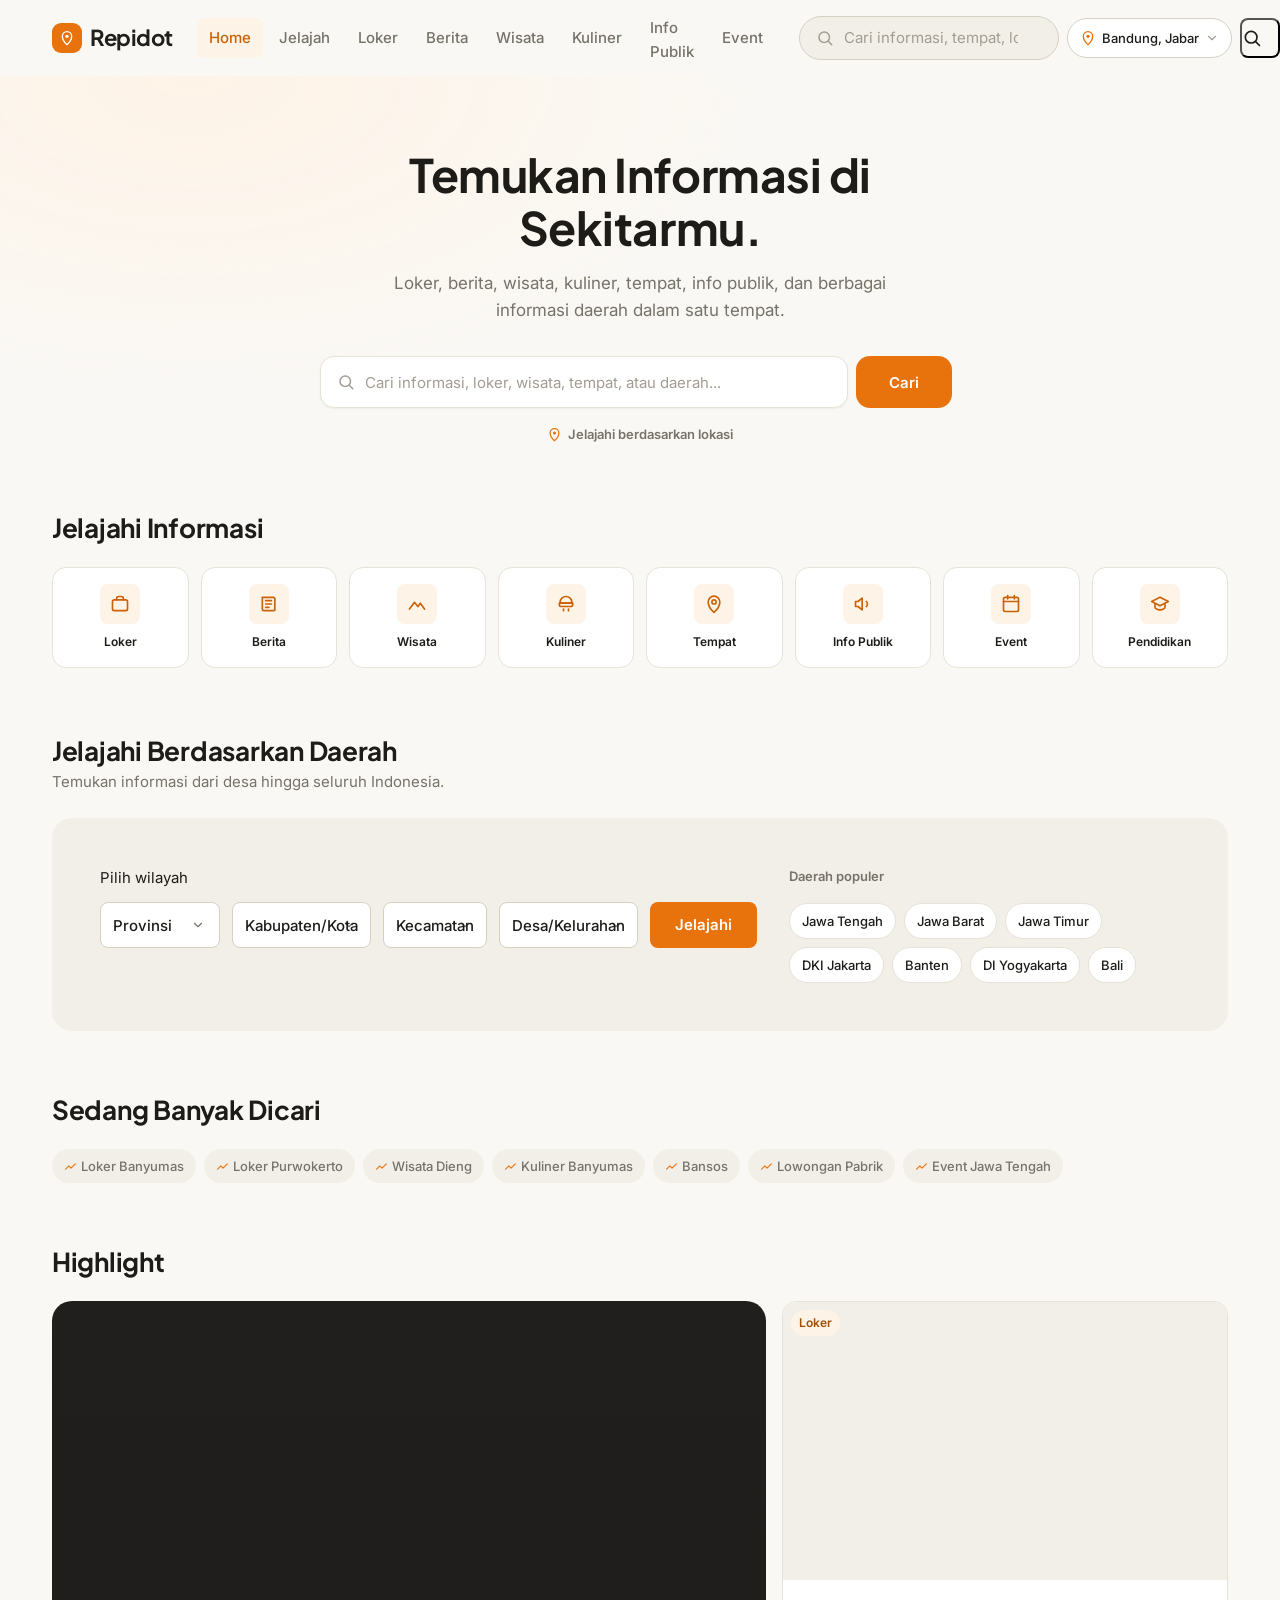
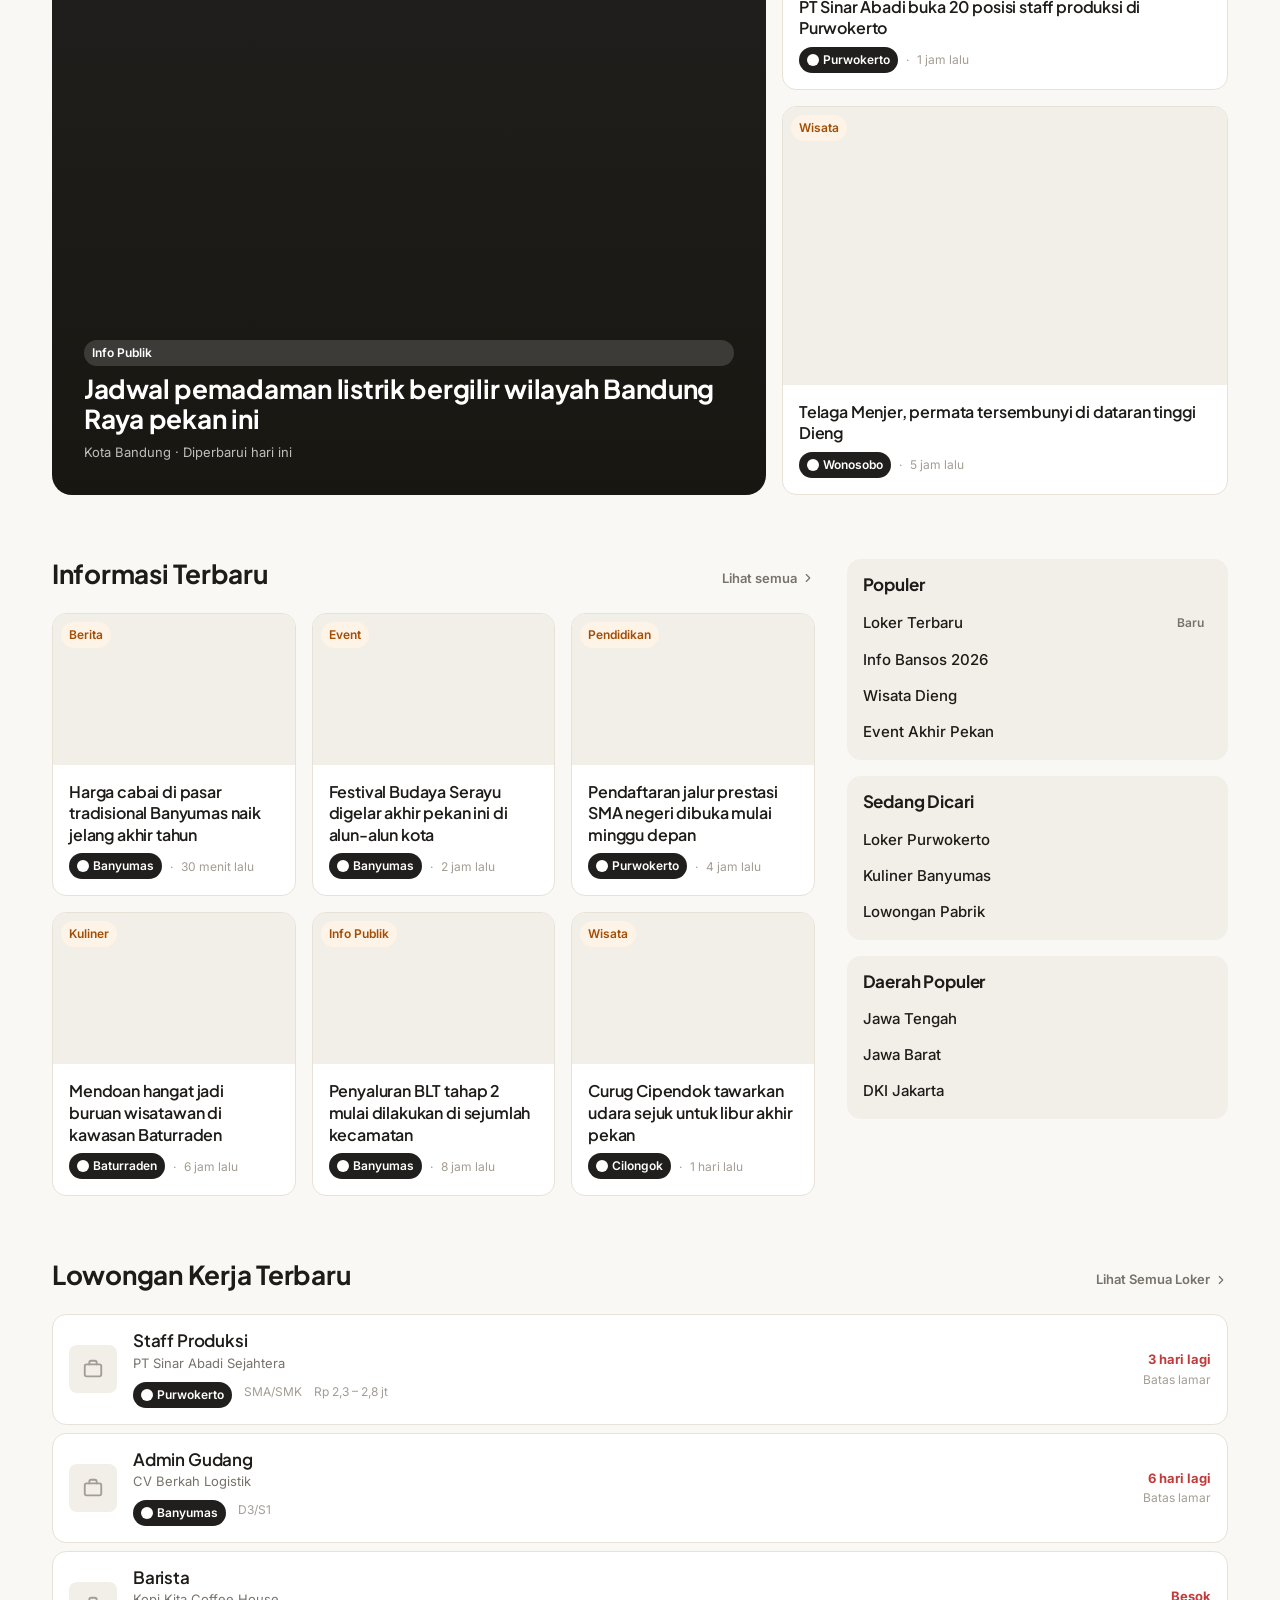
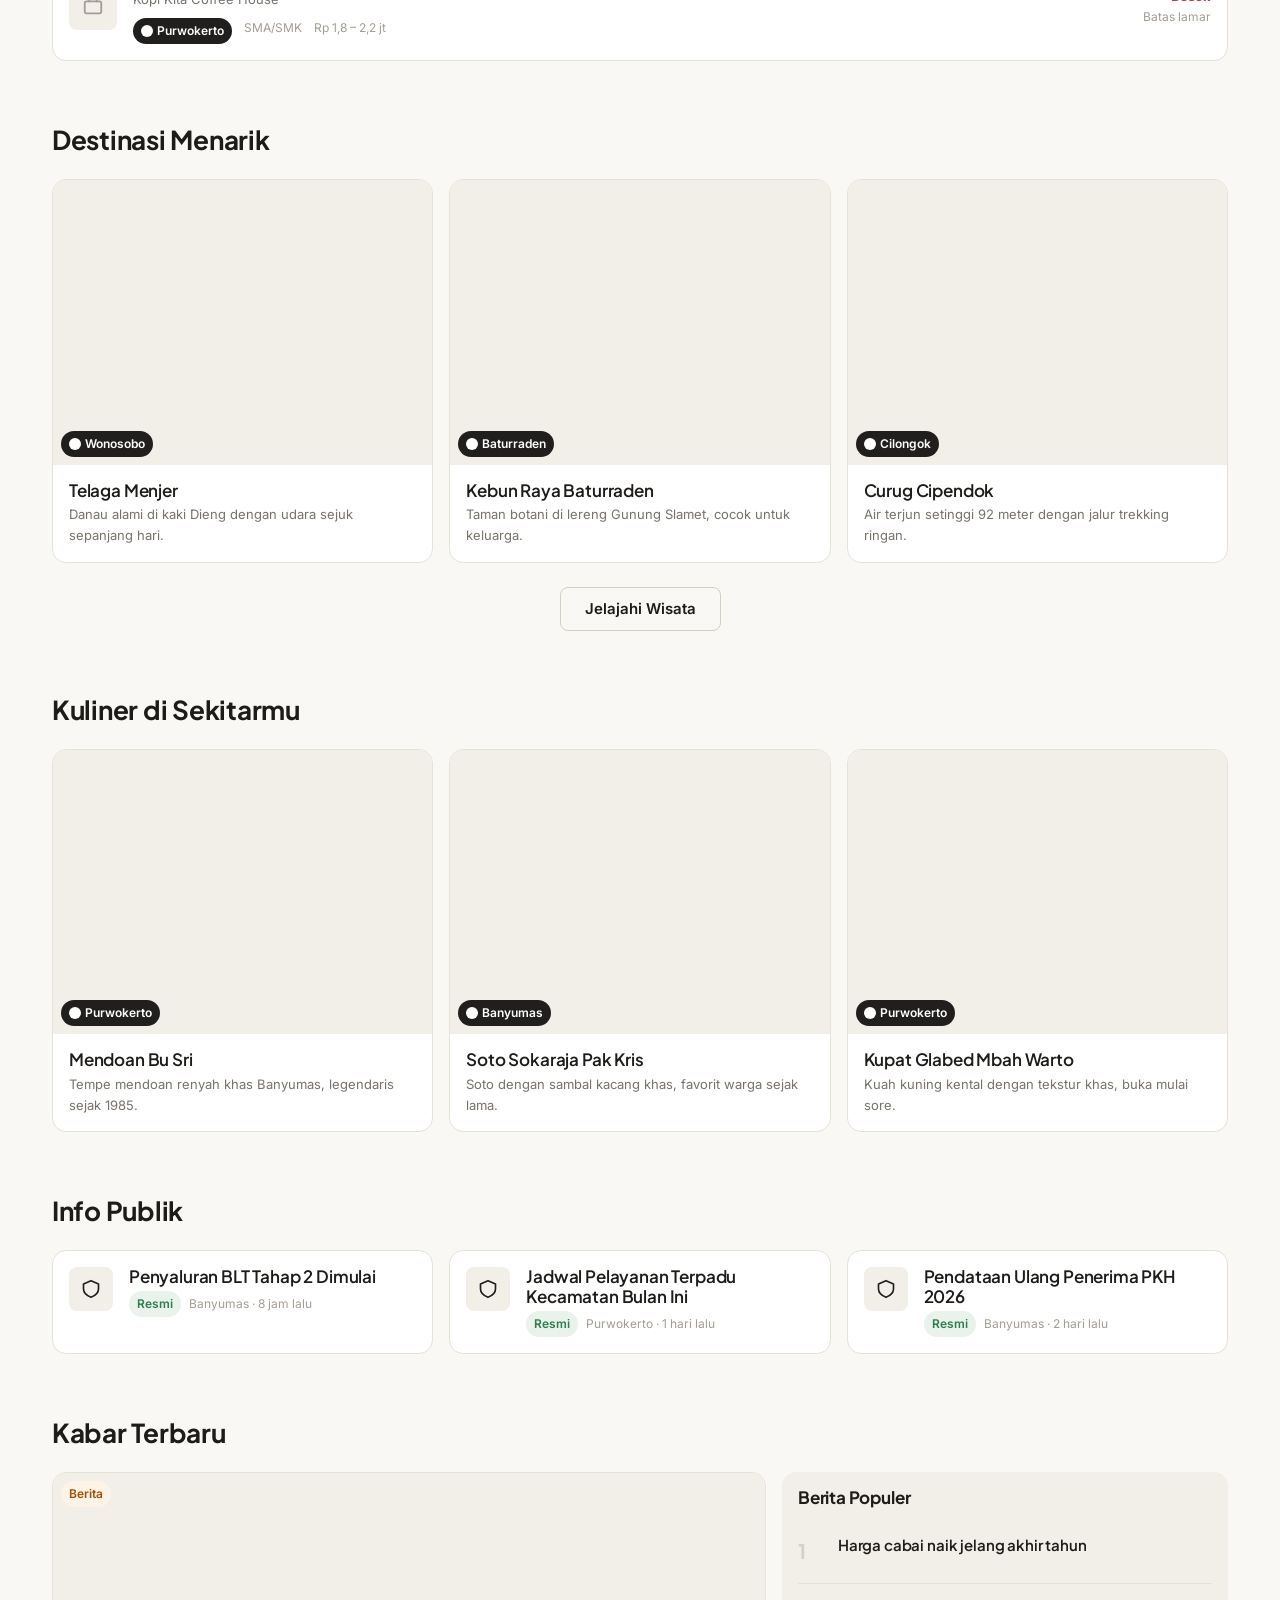
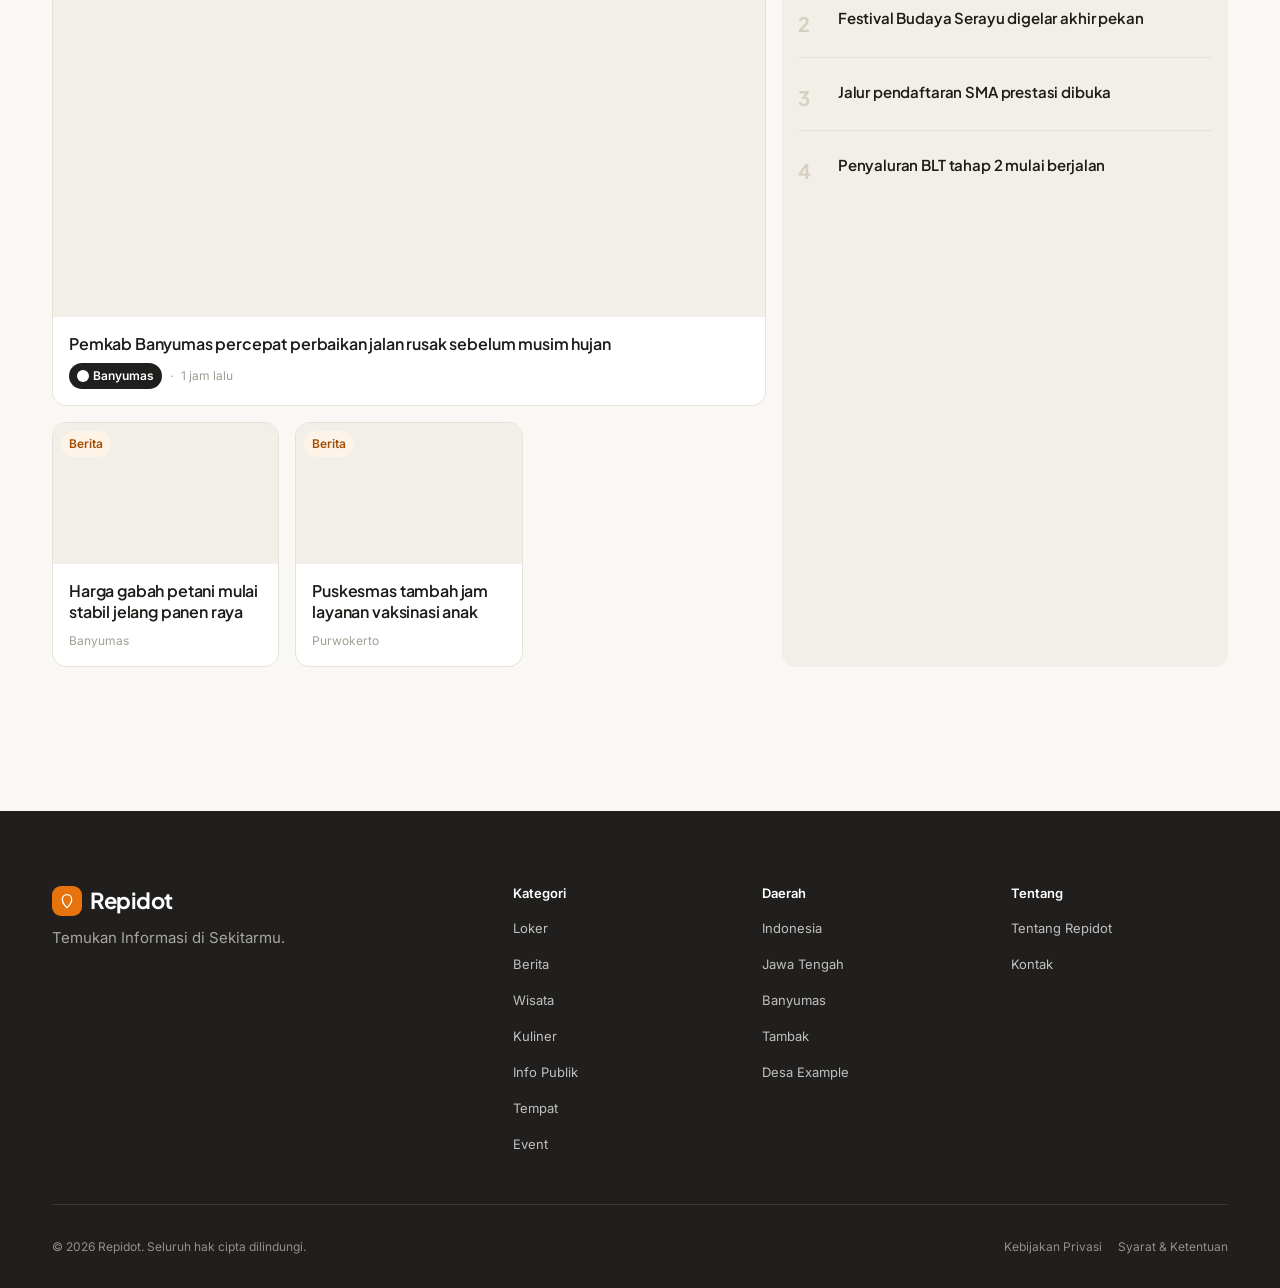
<file: index.html>
<!DOCTYPE html>
<html lang="id">
<head>
<meta charset="UTF-8" />
<meta name="viewport" content="width=device-width, initial-scale=1.0" />
<title>Repidot — Temukan Informasi di Sekitarmu</title>
<meta name="description" content="Repidot adalah portal informasi lokal: loker, berita, wisata, kuliner, dan info publik dari tingkat provinsi hingga desa." />

<link rel="preconnect" href="https://fonts.googleapis.com">
<link rel="preconnect" href="https://fonts.gstatic.com" crossorigin>
<link href="https://fonts.googleapis.com/css2?family=Inter:wght@400;500;600;700&family=Plus+Jakarta+Sans:wght@600;700;800&display=swap" rel="stylesheet">

<link rel="stylesheet" href="css/tokens.css">
<link rel="stylesheet" href="css/base.css">
<link rel="stylesheet" href="css/components.css">
<link rel="stylesheet" href="css/header.css">
<link rel="stylesheet" href="css/footer.css">
<link rel="stylesheet" href="css/home.css">
</head>
<body>
<a href="#mainContent" class="skip-link">Langsung ke konten utama</a>

<!-- ==================== HEADER ==================== -->
<header class="site-header" id="siteHeader">
  <div class="container">
    <a href="index.html" class="logo" aria-label="Repidot beranda">
      <span class="logo-mark">
        <svg viewBox="0 0 24 24" fill="none" xmlns="http://www.w3.org/2000/svg">
          <path d="M12 22s7-6.1 7-12.5A7 7 0 0 0 5 9.5C5 15.9 12 22 12 22Z" stroke="currentColor" stroke-width="2" stroke-linejoin="round"/>
          <circle cx="12" cy="9.5" r="2.5" fill="currentColor"/>
        </svg>
      </span>
      Repidot
    </a>

    <nav class="primary-nav" aria-label="Navigasi utama">
      <ul>
        <li><a href="index.html" aria-current="page">Home</a></li>
        <li><a href="daerah.html?slug=indonesia">Jelajah</a></li>
        <li><a href="kategori.html?cat=loker&loc=indonesia">Loker</a></li>
        <li><a href="kategori.html?cat=berita&loc=indonesia">Berita</a></li>
        <li><a href="kategori.html?cat=wisata&loc=indonesia">Wisata</a></li>
        <li><a href="kategori.html?cat=kuliner&loc=indonesia">Kuliner</a></li>
        <li><a href="kategori.html?cat=info-publik&loc=indonesia">Info Publik</a></li>
        <li><a href="kategori.html?cat=event&loc=indonesia">Event</a></li>
      </ul>
    </nav>

    <div class="header-actions">
      <form class="search-field header-search" action="cari.html" method="get" role="search">
        <svg viewBox="0 0 24 24" fill="none" stroke="currentColor" stroke-width="2"><circle cx="11" cy="11" r="7"/><path d="M21 21l-4.3-4.3" stroke-linecap="round"/></svg>
        <input type="search" name="q" placeholder="Cari informasi, tempat, lowongan…" aria-label="Cari" />
      </form>

      <button class="location-select" type="button" aria-haspopup="true">
        <svg viewBox="0 0 24 24" fill="none" xmlns="http://www.w3.org/2000/svg"><path d="M12 22s7-6.1 7-12.5A7 7 0 0 0 5 9.5C5 15.9 12 22 12 22Z" stroke="currentColor" stroke-width="2" stroke-linejoin="round"/><circle cx="12" cy="9.5" r="2.5" fill="currentColor"/></svg>
        <span>Bandung, Jabar</span>
        <svg viewBox="0 0 24 24" fill="none" stroke="currentColor" stroke-width="2"><path d="M6 9l6 6 6-6" stroke-linecap="round" stroke-linejoin="round"/></svg>
      </button>

      <button class="btn-icon" type="button" aria-label="Cari" id="mobileSearchToggle">
        <svg viewBox="0 0 24 24" fill="none" stroke="currentColor" stroke-width="2" width="20" height="20"><circle cx="11" cy="11" r="7"/><path d="M21 21l-4.3-4.3" stroke-linecap="round"/></svg>
      </button>

      <button class="btn-icon menu-toggle" type="button" aria-label="Buka menu" id="menuOpen">
        <svg viewBox="0 0 24 24" fill="none" stroke="currentColor" stroke-width="2" width="20" height="20"><path d="M4 6h16M4 12h16M4 18h16" stroke-linecap="round"/></svg>
      </button>
    </div>
  </div>
</header>

<div class="mobile-search-row" id="mobileSearchRow">
  <div class="container">
    <form class="search-field" action="cari.html" method="get" role="search">
      <svg viewBox="0 0 24 24" fill="none" stroke="currentColor" stroke-width="2"><circle cx="11" cy="11" r="7"/><path d="M21 21l-4.3-4.3" stroke-linecap="round"/></svg>
      <input type="search" name="q" placeholder="Cari informasi, tempat, lowongan…" aria-label="Cari" />
    </form>
  </div>
</div>

<!-- ==================== MOBILE NAV DRAWER ==================== -->
<div class="mobile-nav" id="mobileNav" aria-hidden="true">
  <div class="backdrop" id="mobileNavBackdrop"></div>
  <div class="panel">
    <div class="panel-top">
      <span class="logo"><span class="logo-mark"><svg viewBox="0 0 24 24" fill="none"><path d="M12 22s7-6.1 7-12.5A7 7 0 0 0 5 9.5C5 15.9 12 22 12 22Z" stroke="currentColor" stroke-width="2"/></svg></span>Repidot</span>
      <button class="btn-icon" type="button" aria-label="Tutup menu" id="menuClose">
        <svg viewBox="0 0 24 24" fill="none" stroke="currentColor" stroke-width="2" width="20" height="20"><path d="M6 6l12 12M18 6L6 18" stroke-linecap="round"/></svg>
      </button>
    </div>

    <button class="location-select" style="display:flex; max-width:none;" type="button">
      <svg viewBox="0 0 24 24" fill="none"><path d="M12 22s7-6.1 7-12.5A7 7 0 0 0 5 9.5C5 15.9 12 22 12 22Z" stroke="currentColor" stroke-width="2"/></svg>
      <span>Bandung, Jawa Barat</span>
      <svg viewBox="0 0 24 24" fill="none" stroke="currentColor" stroke-width="2"><path d="M6 9l6 6 6-6" stroke-linecap="round" stroke-linejoin="round"/></svg>
    </button>

    <div class="nav-group">
      <span class="label">Jelajahi</span>
      <ul>
        <li><a href="index.html">Home</a></li>
        <li><a href="daerah.html?slug=indonesia">Jelajah</a></li>
        <li><a href="kategori.html?cat=loker&loc=indonesia">Loker</a></li>
        <li><a href="kategori.html?cat=berita&loc=indonesia">Berita</a></li>
        <li><a href="kategori.html?cat=wisata&loc=indonesia">Wisata</a></li>
        <li><a href="kategori.html?cat=kuliner&loc=indonesia">Kuliner</a></li>
        <li><a href="kategori.html?cat=info-publik&loc=indonesia">Info Publik</a></li>
        <li><a href="kategori.html?cat=event&loc=indonesia">Event</a></li>
      </ul>
    </div>
  </div>
</div>

<!-- ==================== MAIN ==================== -->
<main id="mainContent">

  <!-- ============ 1. HERO ============ -->
  <section class="hero">
    <div class="container">
      <h1>Temukan Informasi di Sekitarmu.</h1>
      <p class="lead">Loker, berita, wisata, kuliner, tempat, info publik, dan berbagai informasi daerah dalam satu tempat.</p>

      <form class="hero-search" role="search" action="cari.html" method="get">
        <label class="search-field visually-hidden-label" style="flex:1;">
          <svg viewBox="0 0 24 24" fill="none" stroke="currentColor" stroke-width="2"><circle cx="11" cy="11" r="7"/><path d="M21 21l-4.3-4.3" stroke-linecap="round"/></svg>
          <input type="search" name="q" placeholder="Cari informasi, loker, wisata, tempat, atau daerah..." aria-label="Cari informasi" />
        </label>
        <button type="submit" class="btn btn-primary">Cari</button>
      </form>

      <a href="#location-explorer" class="hero-location-cta">
        <svg viewBox="0 0 24 24" fill="none" xmlns="http://www.w3.org/2000/svg"><path d="M12 22s7-6.1 7-12.5A7 7 0 0 0 5 9.5C5 15.9 12 22 12 22Z" stroke="currentColor" stroke-width="2" stroke-linejoin="round"/><circle cx="12" cy="9.5" r="2.5" fill="currentColor"/></svg>
        Jelajahi berdasarkan lokasi
      </a>
    </div>
  </section>

  <!-- ============ 2. QUICK CATEGORIES ============ -->
  <section class="section" style="padding-block: var(--space-lg);">
    <div class="container">
      <div class="section-header"><div><h2>Jelajahi Informasi</h2></div></div>

      <div class="category-row">
        <a class="category-tile" href="kategori.html?cat=loker&loc=indonesia">
          <span class="icon"><svg viewBox="0 0 24 24" fill="none" stroke="currentColor" stroke-width="2"><rect x="3" y="7" width="18" height="13" rx="2"/><path d="M8 7V5a2 2 0 0 1 2-2h4a2 2 0 0 1 2 2v2" stroke-linecap="round"/></svg></span>
          <span class="name">Loker</span>
        </a>
        <a class="category-tile" href="kategori.html?cat=berita&loc=indonesia">
          <span class="icon"><svg viewBox="0 0 24 24" fill="none" stroke="currentColor" stroke-width="2"><path d="M4 4h13a2 2 0 0 1 2 2v13a1 1 0 0 1-1 1H6a2 2 0 0 1-2-2V4Z"/><path d="M8 8h7M8 12h7M8 16h4" stroke-linecap="round"/></svg></span>
          <span class="name">Berita</span>
        </a>
        <a class="category-tile" href="kategori.html?cat=wisata&loc=indonesia">
          <span class="icon"><svg viewBox="0 0 24 24" fill="none" stroke="currentColor" stroke-width="2"><path d="M3 18l6-8 4 5 3-4 5 7" stroke-linecap="round" stroke-linejoin="round"/></svg></span>
          <span class="name">Wisata</span>
        </a>
        <a class="category-tile" href="kategori.html?cat=kuliner&loc=indonesia">
          <span class="icon"><svg viewBox="0 0 24 24" fill="none" stroke="currentColor" stroke-width="2"><path d="M5 10a7 7 0 0 1 14 0v1H5v-1Z"/><path d="M4 11h16v2a2 2 0 0 1-2 2H6a2 2 0 0 1-2-2v-2Z" stroke-linecap="round" stroke-linejoin="round"/><path d="M9 18v2M15 18v2" stroke-linecap="round"/></svg></span>
          <span class="name">Kuliner</span>
        </a>
        <a class="category-tile" href="kategori.html?cat=tempat&loc=indonesia">
          <span class="icon"><svg viewBox="0 0 24 24" fill="none" stroke="currentColor" stroke-width="2"><path d="M12 22s7-6.1 7-12.5A7 7 0 0 0 5 9.5C5 15.9 12 22 12 22Z"/><circle cx="12" cy="9.5" r="2.5"/></svg></span>
          <span class="name">Tempat</span>
        </a>
        <a class="category-tile" href="kategori.html?cat=info-publik&loc=indonesia">
          <span class="icon"><svg viewBox="0 0 24 24" fill="none" stroke="currentColor" stroke-width="2"><path d="M11 5 6 9H3v6h3l5 4V5Z" stroke-linejoin="round"/><path d="M16 9a4 4 0 0 1 0 6" stroke-linecap="round"/></svg></span>
          <span class="name">Info Publik</span>
        </a>
        <a class="category-tile" href="kategori.html?cat=event&loc=indonesia">
          <span class="icon"><svg viewBox="0 0 24 24" fill="none" stroke="currentColor" stroke-width="2"><rect x="3" y="4" width="18" height="17" rx="2"/><path d="M3 9h18M8 2v4M16 2v4" stroke-linecap="round"/></svg></span>
          <span class="name">Event</span>
        </a>
        <a class="category-tile" href="kategori.html?cat=pendidikan&loc=indonesia">
          <span class="icon"><svg viewBox="0 0 24 24" fill="none" stroke="currentColor" stroke-width="2"><path d="M2 9l10-5 10 5-10 5-10-5Z" stroke-linejoin="round"/><path d="M6 11.5V16c0 1.5 2.7 3 6 3s6-1.5 6-3v-4.5" stroke-linecap="round"/></svg></span>
          <span class="name">Pendidikan</span>
        </a>
      </div>
    </div>
  </section>

  <!-- ============ 3. LOCATION EXPLORER ============ -->
  <section class="section" style="padding-block: var(--space-lg);" id="location-explorer">
    <div class="container">
      <div class="section-header">
        <div>
          <h2>Jelajahi Berdasarkan Daerah</h2>
          <p style="color: var(--color-text-muted); margin-top:4px;">Temukan informasi dari desa hingga seluruh Indonesia.</p>
        </div>
      </div>

      <div class="location-explorer">
        <div>
          <span class="label" style="display:block; margin-bottom: var(--space-xs);">Pilih wilayah</span>
          <div class="location-select-group">
            <select aria-label="Provinsi"><option>Provinsi</option><option>Jawa Tengah</option><option>Jawa Barat</option></select>
            <select aria-label="Kabupaten/Kota"><option>Kabupaten/Kota</option></select>
            <select aria-label="Kecamatan"><option>Kecamatan</option></select>
            <select aria-label="Desa/Kelurahan"><option>Desa/Kelurahan</option></select>
            <a class="btn btn-primary" href="daerah.html?slug=indonesia" style="display:flex; align-items:center; justify-content:center;">Jelajahi</a>
          </div>
        </div>

        <div class="popular-regions">
          <span class="label">Daerah populer</span>
          <div class="region-pill-row">
            <a class="region-pill" href="daerah.html?slug=jawa-tengah">Jawa Tengah</a>
            <a class="region-pill" href="daerah.html?slug=jawa-barat">Jawa Barat</a>
            <a class="region-pill" href="#">Jawa Timur</a>
            <a class="region-pill" href="#">DKI Jakarta</a>
            <a class="region-pill" href="#">Banten</a>
            <a class="region-pill" href="#">DI Yogyakarta</a>
            <a class="region-pill" href="#">Bali</a>
          </div>
        </div>
      </div>
    </div>
  </section>

  <!-- ============ 4. TRENDING SEARCHES ============ -->
  <section class="section" style="padding-block: var(--space-lg);">
    <div class="container">
      <div class="section-header"><div><h2>Sedang Banyak Dicari</h2></div></div>
      <div class="trending-tags">
        <a class="tag-pill" href="cari.html?q=Loker+Banyumas"><svg viewBox="0 0 24 24" fill="none" stroke="currentColor" stroke-width="2"><path d="M3 17l6-6 4 4 8-8" stroke-linecap="round" stroke-linejoin="round"/></svg>Loker Banyumas</a>
        <a class="tag-pill" href="cari.html?q=Loker+Purwokerto"><svg viewBox="0 0 24 24" fill="none" stroke="currentColor" stroke-width="2"><path d="M3 17l6-6 4 4 8-8" stroke-linecap="round" stroke-linejoin="round"/></svg>Loker Purwokerto</a>
        <a class="tag-pill" href="cari.html?q=Wisata+Dieng"><svg viewBox="0 0 24 24" fill="none" stroke="currentColor" stroke-width="2"><path d="M3 17l6-6 4 4 8-8" stroke-linecap="round" stroke-linejoin="round"/></svg>Wisata Dieng</a>
        <a class="tag-pill" href="cari.html?q=Kuliner+Banyumas"><svg viewBox="0 0 24 24" fill="none" stroke="currentColor" stroke-width="2"><path d="M3 17l6-6 4 4 8-8" stroke-linecap="round" stroke-linejoin="round"/></svg>Kuliner Banyumas</a>
        <a class="tag-pill" href="cari.html?q=Bansos"><svg viewBox="0 0 24 24" fill="none" stroke="currentColor" stroke-width="2"><path d="M3 17l6-6 4 4 8-8" stroke-linecap="round" stroke-linejoin="round"/></svg>Bansos</a>
        <a class="tag-pill" href="cari.html?q=Lowongan+Pabrik"><svg viewBox="0 0 24 24" fill="none" stroke="currentColor" stroke-width="2"><path d="M3 17l6-6 4 4 8-8" stroke-linecap="round" stroke-linejoin="round"/></svg>Lowongan Pabrik</a>
        <a class="tag-pill" href="cari.html?q=Event+Jawa+Tengah"><svg viewBox="0 0 24 24" fill="none" stroke="currentColor" stroke-width="2"><path d="M3 17l6-6 4 4 8-8" stroke-linecap="round" stroke-linejoin="round"/></svg>Event Jawa Tengah</a>
      </div>
    </div>
  </section>

  <!-- ============ 5. HIGHLIGHT ============ -->
  <section class="section" style="padding-block: var(--space-lg);">
    <div class="container">
      <div class="section-header"><div><h2>Highlight</h2></div></div>
      <div class="highlight-grid">
        <a class="featured-card" href="konten.html?id=c14">
          <div class="body">
            <span class="badge badge-category" style="background:rgba(255,255,255,0.15); color:#fff;">Info Publik</span>
            <h2>Jadwal pemadaman listrik bergilir wilayah Bandung Raya pekan ini</h2>
            <div class="meta">Kota Bandung &middot; Diperbarui hari ini</div>
          </div>
        </a>
        <div class="highlight-side">
          <a class="card article-card" href="konten.html?id=c1">
            <div class="thumb"><span class="badge badge-category">Loker</span></div>
            <div class="body">
              <h3>PT Sinar Abadi buka 20 posisi staff produksi di Purwokerto</h3>
              <div class="meta">
                <span class="badge badge-location"><svg viewBox="0 0 24 24" fill="currentColor"><circle cx="12" cy="12" r="12"/></svg>Purwokerto</span>
                <span>&middot;</span><span>1 jam lalu</span>
              </div>
            </div>
          </a>
          <a class="card article-card" href="#">
            <div class="thumb"><span class="badge badge-category">Wisata</span></div>
            <div class="body">
              <h3>Telaga Menjer, permata tersembunyi di dataran tinggi Dieng</h3>
              <div class="meta">
                <span class="badge badge-location"><svg viewBox="0 0 24 24" fill="currentColor"><circle cx="12" cy="12" r="12"/></svg>Wonosobo</span>
                <span>&middot;</span><span>5 jam lalu</span>
              </div>
            </div>
          </a>
        </div>
      </div>
    </div>
  </section>

  <!-- ============ 6. LATEST INFORMATION (+ sidebar) ============ -->
  <section class="section" style="padding-block: var(--space-lg);">
    <div class="container">
      <div class="content-layout">
        <div>
          <div class="section-header">
            <div><h2>Informasi Terbaru</h2></div>
            <a href="#" class="see-all">Lihat semua<svg viewBox="0 0 24 24" width="14" height="14" fill="none" stroke="currentColor" stroke-width="2"><path d="M9 6l6 6-6 6" stroke-linecap="round" stroke-linejoin="round"/></svg></a>
          </div>
          <div class="card-grid">
            <a class="card article-card" href="konten.html?id=c3">
              <div class="thumb"><span class="badge badge-category">Berita</span></div>
              <div class="body">
                <h3>Harga cabai di pasar tradisional Banyumas naik jelang akhir tahun</h3>
                <div class="meta"><span class="badge badge-location"><svg viewBox="0 0 24 24" fill="currentColor"><circle cx="12" cy="12" r="12"/></svg>Banyumas</span><span>&middot;</span><span>30 menit lalu</span></div>
              </div>
            </a>
            <a class="card article-card" href="konten.html?id=c11">
              <div class="thumb"><span class="badge badge-category">Event</span></div>
              <div class="body">
                <h3>Festival Budaya Serayu digelar akhir pekan ini di alun-alun kota</h3>
                <div class="meta"><span class="badge badge-location"><svg viewBox="0 0 24 24" fill="currentColor"><circle cx="12" cy="12" r="12"/></svg>Banyumas</span><span>&middot;</span><span>2 jam lalu</span></div>
              </div>
            </a>
            <a class="card article-card" href="konten.html?id=c12">
              <div class="thumb"><span class="badge badge-category">Pendidikan</span></div>
              <div class="body">
                <h3>Pendaftaran jalur prestasi SMA negeri dibuka mulai minggu depan</h3>
                <div class="meta"><span class="badge badge-location"><svg viewBox="0 0 24 24" fill="currentColor"><circle cx="12" cy="12" r="12"/></svg>Purwokerto</span><span>&middot;</span><span>4 jam lalu</span></div>
              </div>
            </a>
            <a class="card article-card" href="#">
              <div class="thumb"><span class="badge badge-category">Kuliner</span></div>
              <div class="body">
                <h3>Mendoan hangat jadi buruan wisatawan di kawasan Baturraden</h3>
                <div class="meta"><span class="badge badge-location"><svg viewBox="0 0 24 24" fill="currentColor"><circle cx="12" cy="12" r="12"/></svg>Baturraden</span><span>&middot;</span><span>6 jam lalu</span></div>
              </div>
            </a>
            <a class="card article-card" href="konten.html?id=c9">
              <div class="thumb"><span class="badge badge-category">Info Publik</span></div>
              <div class="body">
                <h3>Penyaluran BLT tahap 2 mulai dilakukan di sejumlah kecamatan</h3>
                <div class="meta"><span class="badge badge-location"><svg viewBox="0 0 24 24" fill="currentColor"><circle cx="12" cy="12" r="12"/></svg>Banyumas</span><span>&middot;</span><span>8 jam lalu</span></div>
              </div>
            </a>
            <a class="card article-card" href="konten.html?id=c5">
              <div class="thumb"><span class="badge badge-category">Wisata</span></div>
              <div class="body">
                <h3>Curug Cipendok tawarkan udara sejuk untuk libur akhir pekan</h3>
                <div class="meta"><span class="badge badge-location"><svg viewBox="0 0 24 24" fill="currentColor"><circle cx="12" cy="12" r="12"/></svg>Cilongok</span><span>&middot;</span><span>1 hari lalu</span></div>
              </div>
            </a>
          </div>
        </div>

        <aside class="sidebar-stack">
          <div class="sidebar-card">
            <h4>Populer</h4>
            <ul>
              <li><a href="#">Loker Terbaru <span class="badge badge-category" data-tone="neutral">Baru</span></a></li>
              <li><a href="#">Info Bansos 2026</a></li>
              <li><a href="#">Wisata Dieng</a></li>
              <li><a href="#">Event Akhir Pekan</a></li>
            </ul>
          </div>
          <div class="sidebar-card">
            <h4>Sedang Dicari</h4>
            <ul>
              <li><a href="#">Loker Purwokerto</a></li>
              <li><a href="#">Kuliner Banyumas</a></li>
              <li><a href="#">Lowongan Pabrik</a></li>
            </ul>
          </div>
          <div class="sidebar-card">
            <h4>Daerah Populer</h4>
            <ul>
              <li><a href="daerah.html?slug=jawa-tengah">Jawa Tengah</a></li>
              <li><a href="daerah.html?slug=jawa-barat">Jawa Barat</a></li>
              <li><a href="#">DKI Jakarta</a></li>
            </ul>
          </div>
        </aside>
      </div>
    </div>
  </section>

  <!-- ============ 7. LOKER ============ -->
  <section class="section" style="padding-block: var(--space-lg);">
    <div class="container">
      <div class="section-header">
        <div><h2>Lowongan Kerja Terbaru</h2></div>
        <a href="kategori.html?cat=loker&loc=banyumas" class="see-all">Lihat Semua Loker<svg viewBox="0 0 24 24" width="14" height="14" fill="none" stroke="currentColor" stroke-width="2"><path d="M9 6l6 6-6 6" stroke-linecap="round" stroke-linejoin="round"/></svg></a>
      </div>
      <div class="loker-list">
        <a class="loker-item" href="konten.html?id=c1">
          <span class="company-mark"><svg viewBox="0 0 24 24" fill="none" stroke="currentColor" stroke-width="2"><rect x="3" y="7" width="18" height="13" rx="2"/><path d="M8 7V5a2 2 0 0 1 2-2h4a2 2 0 0 1 2 2v2" stroke-linecap="round"/></svg></span>
          <div class="info">
            <h3>Staff Produksi</h3>
            <div class="company">PT Sinar Abadi Sejahtera</div>
            <div class="meta-row">
              <span class="badge badge-location"><svg viewBox="0 0 24 24" fill="currentColor"><circle cx="12" cy="12" r="12"/></svg>Purwokerto</span>
              <span>SMA/SMK</span><span>Rp 2,3 &ndash; 2,8 jt</span>
            </div>
          </div>
          <div class="deadline"><strong>3 hari lagi</strong>Batas lamar</div>
        </a>
        <a class="loker-item" href="konten.html?id=c2">
          <span class="company-mark"><svg viewBox="0 0 24 24" fill="none" stroke="currentColor" stroke-width="2"><rect x="3" y="7" width="18" height="13" rx="2"/><path d="M8 7V5a2 2 0 0 1 2-2h4a2 2 0 0 1 2 2v2" stroke-linecap="round"/></svg></span>
          <div class="info">
            <h3>Admin Gudang</h3>
            <div class="company">CV Berkah Logistik</div>
            <div class="meta-row">
              <span class="badge badge-location"><svg viewBox="0 0 24 24" fill="currentColor"><circle cx="12" cy="12" r="12"/></svg>Banyumas</span>
              <span>D3/S1</span>
            </div>
          </div>
          <div class="deadline"><strong>6 hari lagi</strong>Batas lamar</div>
        </a>
        <a class="loker-item" href="#">
          <span class="company-mark"><svg viewBox="0 0 24 24" fill="none" stroke="currentColor" stroke-width="2"><rect x="3" y="7" width="18" height="13" rx="2"/><path d="M8 7V5a2 2 0 0 1 2-2h4a2 2 0 0 1 2 2v2" stroke-linecap="round"/></svg></span>
          <div class="info">
            <h3>Barista</h3>
            <div class="company">Kopi Kita Coffee House</div>
            <div class="meta-row">
              <span class="badge badge-location"><svg viewBox="0 0 24 24" fill="currentColor"><circle cx="12" cy="12" r="12"/></svg>Purwokerto</span>
              <span>SMA/SMK</span><span>Rp 1,8 &ndash; 2,2 jt</span>
            </div>
          </div>
          <div class="deadline"><strong>Besok</strong>Batas lamar</div>
        </a>
      </div>
    </div>
  </section>

  <!-- ============ 8. TOURISM ============ -->
  <section class="section" style="padding-block: var(--space-lg);">
    <div class="container">
      <div class="section-header">
        <div><h2>Destinasi Menarik</h2></div>
      </div>
      <div class="card-grid">
        <a class="card image-card" href="#">
          <div class="thumb"><span class="badge badge-location"><svg viewBox="0 0 24 24" fill="currentColor"><circle cx="12" cy="12" r="12"/></svg>Wonosobo</span></div>
          <div class="body"><h3>Telaga Menjer</h3><p>Danau alami di kaki Dieng dengan udara sejuk sepanjang hari.</p></div>
        </a>
        <a class="card image-card" href="konten.html?id=c6">
          <div class="thumb"><span class="badge badge-location"><svg viewBox="0 0 24 24" fill="currentColor"><circle cx="12" cy="12" r="12"/></svg>Baturraden</span></div>
          <div class="body"><h3>Kebun Raya Baturraden</h3><p>Taman botani di lereng Gunung Slamet, cocok untuk keluarga.</p></div>
        </a>
        <a class="card image-card" href="#">
          <div class="thumb"><span class="badge badge-location"><svg viewBox="0 0 24 24" fill="currentColor"><circle cx="12" cy="12" r="12"/></svg>Cilongok</span></div>
          <div class="body"><h3>Curug Cipendok</h3><p>Air terjun setinggi 92 meter dengan jalur trekking ringan.</p></div>
        </a>
      </div>
      <div style="text-align:center; margin-top: var(--space-md);">
        <a href="#" class="btn btn-secondary">Jelajahi Wisata</a>
      </div>
    </div>
  </section>

  <!-- ============ 9. CULINARY ============ -->
  <section class="section" style="padding-block: var(--space-lg);">
    <div class="container">
      <div class="section-header"><div><h2>Kuliner di Sekitarmu</h2></div></div>
      <div class="card-grid">
        <a class="card image-card" href="konten.html?id=c7">
          <div class="thumb"><span class="badge badge-location"><svg viewBox="0 0 24 24" fill="currentColor"><circle cx="12" cy="12" r="12"/></svg>Purwokerto</span></div>
          <div class="body"><h3>Mendoan Bu Sri</h3><p>Tempe mendoan renyah khas Banyumas, legendaris sejak 1985.</p></div>
        </a>
        <a class="card image-card" href="konten.html?id=c8">
          <div class="thumb"><span class="badge badge-location"><svg viewBox="0 0 24 24" fill="currentColor"><circle cx="12" cy="12" r="12"/></svg>Banyumas</span></div>
          <div class="body"><h3>Soto Sokaraja Pak Kris</h3><p>Soto dengan sambal kacang khas, favorit warga sejak lama.</p></div>
        </a>
        <a class="card image-card" href="#">
          <div class="thumb"><span class="badge badge-location"><svg viewBox="0 0 24 24" fill="currentColor"><circle cx="12" cy="12" r="12"/></svg>Purwokerto</span></div>
          <div class="body"><h3>Kupat Glabed Mbah Warto</h3><p>Kuah kuning kental dengan tekstur khas, buka mulai sore.</p></div>
        </a>
      </div>
    </div>
  </section>

  <!-- ============ 10. PUBLIC INFORMATION ============ -->
  <section class="section" style="padding-block: var(--space-lg);">
    <div class="container">
      <div class="section-header"><div><h2>Info Publik</h2></div></div>
      <div class="card-grid">
        <a class="card info-card" href="konten.html?id=c9">
          <span class="icon-wrap"><svg viewBox="0 0 24 24" fill="none" stroke="currentColor" stroke-width="2"><path d="M12 2 3 6v6c0 5 4 8 9 10 5-2 9-5 9-10V6l-9-4Z" stroke-linejoin="round"/></svg></span>
          <div class="body">
            <h3>Penyaluran BLT Tahap 2 Dimulai</h3>
            <div class="meta">
              <span class="badge badge-category badge-resmi">Resmi</span>
              <span style="font-size: var(--fs-caption); color: var(--color-text-faint);">Banyumas &middot; 8 jam lalu</span>
            </div>
          </div>
        </a>
        <a class="card info-card" href="konten.html?id=c10">
          <span class="icon-wrap"><svg viewBox="0 0 24 24" fill="none" stroke="currentColor" stroke-width="2"><path d="M12 2 3 6v6c0 5 4 8 9 10 5-2 9-5 9-10V6l-9-4Z" stroke-linejoin="round"/></svg></span>
          <div class="body">
            <h3>Jadwal Pelayanan Terpadu Kecamatan Bulan Ini</h3>
            <div class="meta">
              <span class="badge badge-category badge-resmi">Resmi</span>
              <span style="font-size: var(--fs-caption); color: var(--color-text-faint);">Purwokerto &middot; 1 hari lalu</span>
            </div>
          </div>
        </a>
        <a class="card info-card" href="#">
          <span class="icon-wrap"><svg viewBox="0 0 24 24" fill="none" stroke="currentColor" stroke-width="2"><path d="M12 2 3 6v6c0 5 4 8 9 10 5-2 9-5 9-10V6l-9-4Z" stroke-linejoin="round"/></svg></span>
          <div class="body">
            <h3>Pendataan Ulang Penerima PKH 2026</h3>
            <div class="meta">
              <span class="badge badge-category badge-resmi">Resmi</span>
              <span style="font-size: var(--fs-caption); color: var(--color-text-faint);">Banyumas &middot; 2 hari lalu</span>
            </div>
          </div>
        </a>
      </div>
    </div>
  </section>

  <!-- ============ 11. NEWS ============ -->
  <section class="section" style="padding-block: var(--space-lg) var(--space-2xl);">
    <div class="container">
      <div class="section-header"><div><h2>Kabar Terbaru</h2></div></div>
      <div class="news-layout">
        <div>
          <a class="card article-card" style="margin-bottom: var(--space-sm);" href="#">
            <div class="thumb"><span class="badge badge-category">Berita</span></div>
            <div class="body">
              <h3>Pemkab Banyumas percepat perbaikan jalan rusak sebelum musim hujan</h3>
              <div class="meta"><span class="badge badge-location"><svg viewBox="0 0 24 24" fill="currentColor"><circle cx="12" cy="12" r="12"/></svg>Banyumas</span><span>&middot;</span><span>1 jam lalu</span></div>
            </div>
          </a>
          <div class="card-grid">
            <a class="card article-card" href="#">
              <div class="thumb"><span class="badge badge-category">Berita</span></div>
              <div class="body"><h3>Harga gabah petani mulai stabil jelang panen raya</h3><div class="meta"><span>Banyumas</span></div></div>
            </a>
            <a class="card article-card" href="#">
              <div class="thumb"><span class="badge badge-category">Berita</span></div>
              <div class="body"><h3>Puskesmas tambah jam layanan vaksinasi anak</h3><div class="meta"><span>Purwokerto</span></div></div>
            </a>
          </div>
        </div>

        <div class="sidebar-card">
          <h4>Berita Populer</h4>
          <ul class="news-popular">
            <li><span class="rank">1</span><h4>Harga cabai naik jelang akhir tahun</h4></li>
            <li><span class="rank">2</span><h4>Festival Budaya Serayu digelar akhir pekan</h4></li>
            <li><span class="rank">3</span><h4>Jalur pendaftaran SMA prestasi dibuka</h4></li>
            <li><span class="rank">4</span><h4>Penyaluran BLT tahap 2 mulai berjalan</h4></li>
          </ul>
        </div>
      </div>
    </div>
  </section>

</main>

<!-- ==================== FOOTER ==================== -->
<footer class="site-footer">
  <div class="container">
    <div class="footer-top">
      <div class="footer-brand">
        <span class="logo">
          <span class="logo-mark"><svg viewBox="0 0 24 24" fill="none"><path d="M12 22s7-6.1 7-12.5A7 7 0 0 0 5 9.5C5 15.9 12 22 12 22Z" stroke="currentColor" stroke-width="2"/></svg></span>
          Repidot
        </span>
        <p class="tagline">Temukan Informasi di Sekitarmu.</p>
      </div>

      <div class="footer-links">
        <div class="footer-group">
          <span class="label">Kategori</span>
          <ul>
            <li><a href="kategori.html?cat=loker&loc=indonesia">Loker</a></li>
            <li><a href="kategori.html?cat=berita&loc=indonesia">Berita</a></li>
            <li><a href="kategori.html?cat=wisata&loc=indonesia">Wisata</a></li>
            <li><a href="kategori.html?cat=kuliner&loc=indonesia">Kuliner</a></li>
            <li><a href="kategori.html?cat=info-publik&loc=indonesia">Info Publik</a></li>
            <li><a href="kategori.html?cat=tempat&loc=indonesia">Tempat</a></li>
            <li><a href="kategori.html?cat=event&loc=indonesia">Event</a></li>
          </ul>
        </div>
        <div class="footer-group">
          <span class="label">Daerah</span>
          <ul>
            <li><a href="daerah.html?slug=indonesia">Indonesia</a></li>
            <li><a href="daerah.html?slug=jawa-tengah">Jawa Tengah</a></li>
            <li><a href="daerah.html?slug=banyumas">Banyumas</a></li>
            <li><a href="daerah.html?slug=tambak">Tambak</a></li>
            <li><a href="daerah.html?slug=desa-example">Desa Example</a></li>
          </ul>
        </div>
        <div class="footer-group">
          <span class="label">Tentang</span>
          <ul>
            <li><a href="#">Tentang Repidot</a></li>
            <li><a href="#">Kontak</a></li>
          </ul>
        </div>
      </div>
    </div>

    <div class="footer-bottom">
      <span>&copy; 2026 Repidot. Seluruh hak cipta dilindungi.</span>
      <div class="legal-links">
        <a href="#">Kebijakan Privasi</a>
        <a href="#">Syarat &amp; Ketentuan</a>
      </div>
    </div>
  </div>
</footer>

<script src="data/locations.js"></script>
<script src="data/categories.js"></script>
<script src="data/content.js"></script>
<script src="js/repidot-data.js"></script>
<script src="js/repidot-icons.js"></script>
<script src="js/app.js"></script>
</body>
</html>
</file>
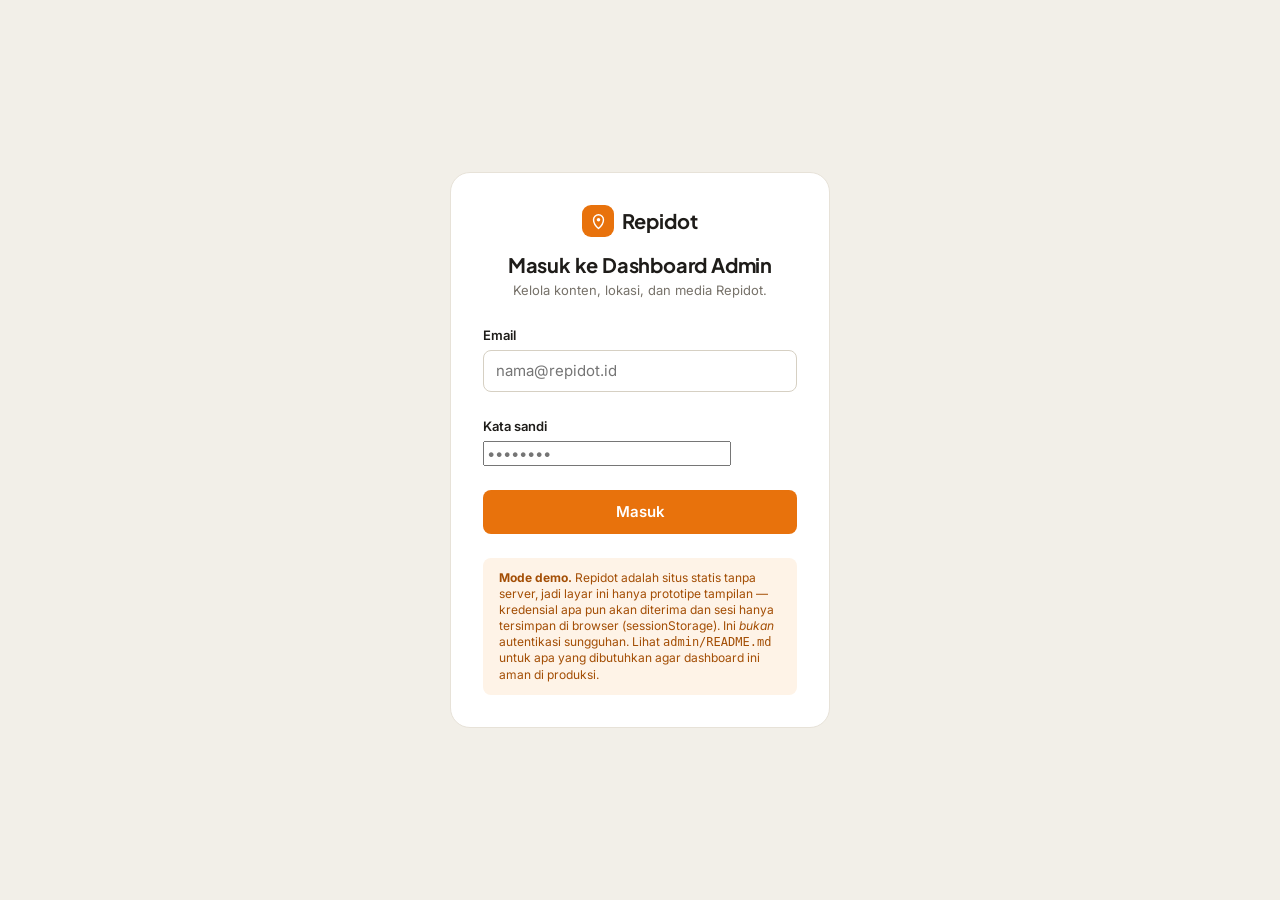
<file: admin/index.html>
<!DOCTYPE html>
<html lang="id">
<head>
<meta charset="UTF-8" />
<meta name="viewport" content="width=device-width, initial-scale=1.0" />
<meta name="robots" content="noindex, nofollow" />
<title>Dashboard — Admin Repidot</title>

<link rel="preconnect" href="https://fonts.googleapis.com">
<link rel="preconnect" href="https://fonts.gstatic.com" crossorigin>
<link href="https://fonts.googleapis.com/css2?family=Inter:wght@400;500;600;700&family=Plus+Jakarta+Sans:wght@600;700;800&display=swap" rel="stylesheet">

<link rel="stylesheet" href="../css/tokens.css">
<link rel="stylesheet" href="../css/base.css">
<link rel="stylesheet" href="../css/components.css">
<link rel="stylesheet" href="css/admin.css">
</head>
<body class="admin-body">
<a href="#adminContent" class="skip-link">Langsung ke konten utama</a>

<div id="adminShellRoot">
  <div id="dashboardContent"></div>
</div>

<script src="../data/locations.js"></script>
<script src="../data/categories.js"></script>
<script src="../data/content.js"></script>
<script src="../js/repidot-data.js"></script>
<script src="../js/repidot-icons.js"></script>
<script src="js/admin-store.js"></script>
<script src="js/admin-shell.js"></script>
<script src="js/page-dashboard.js"></script>
</body>
</html>
</file>
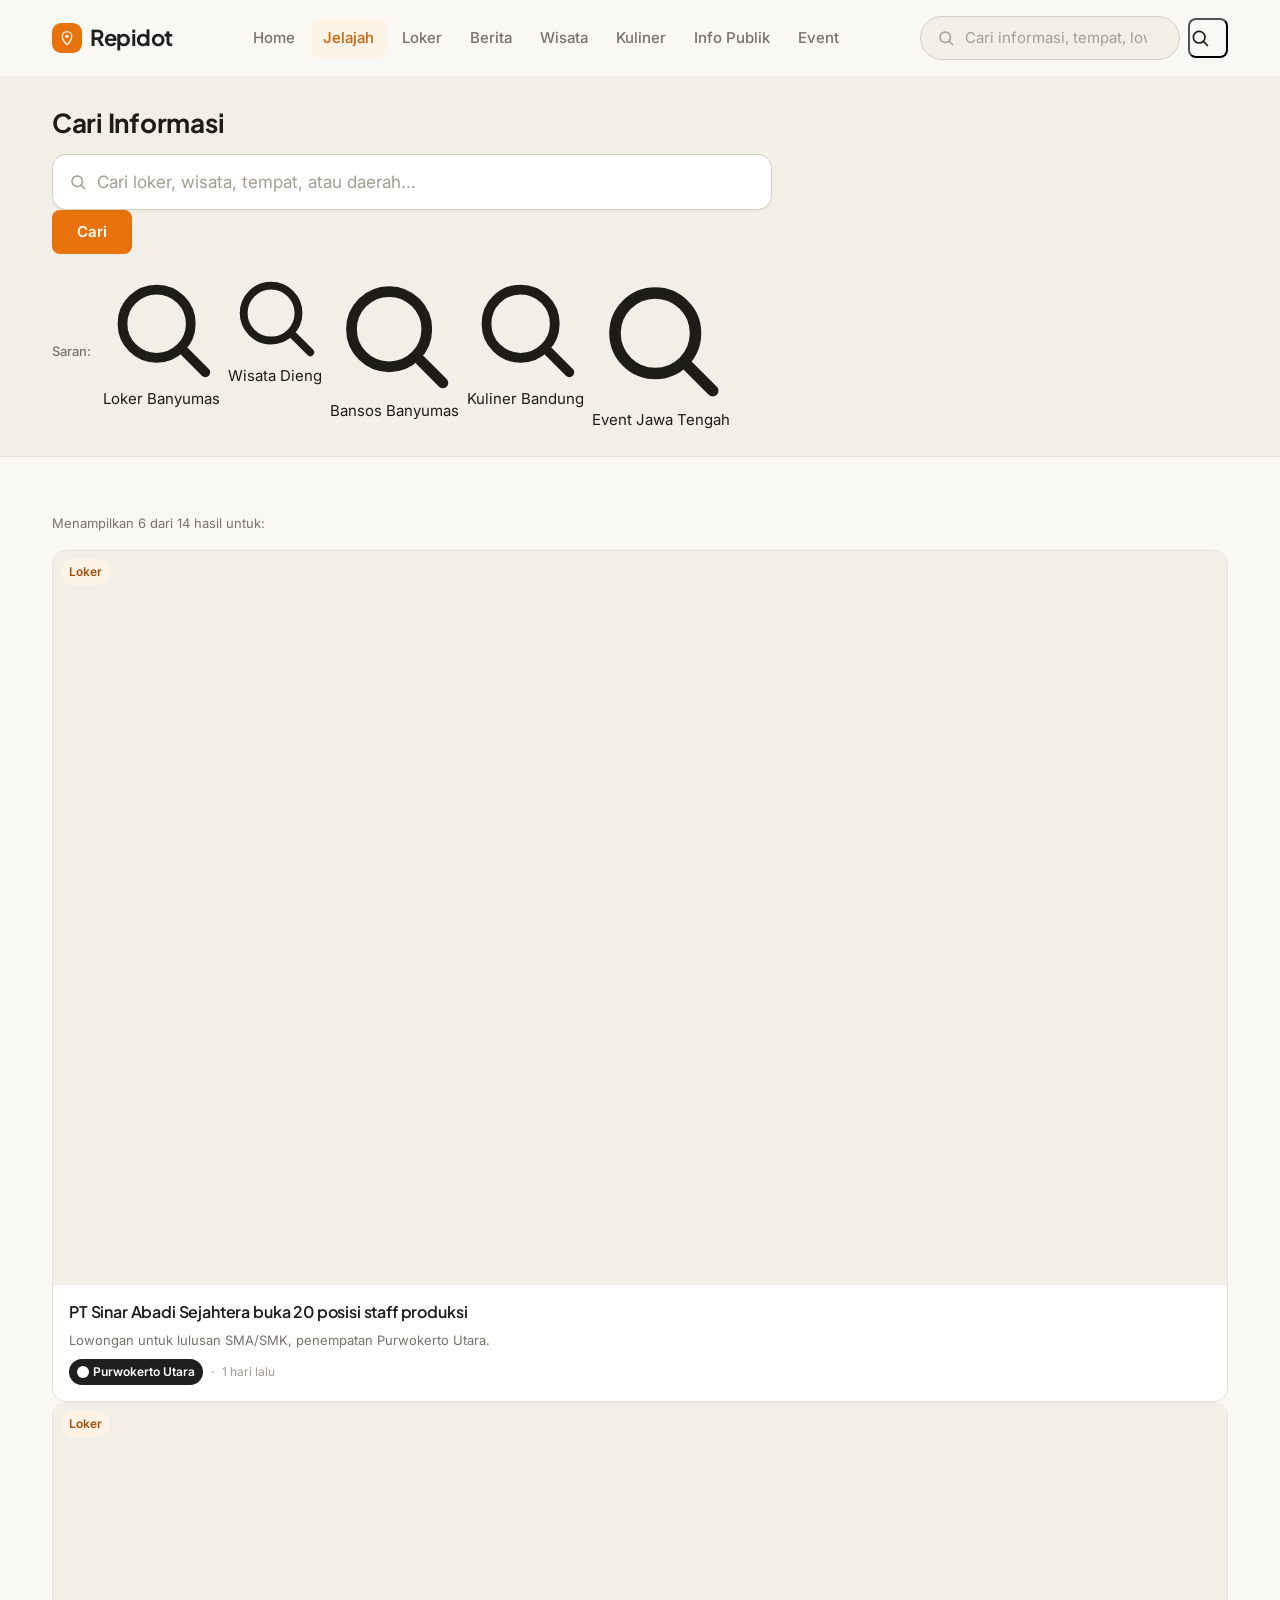
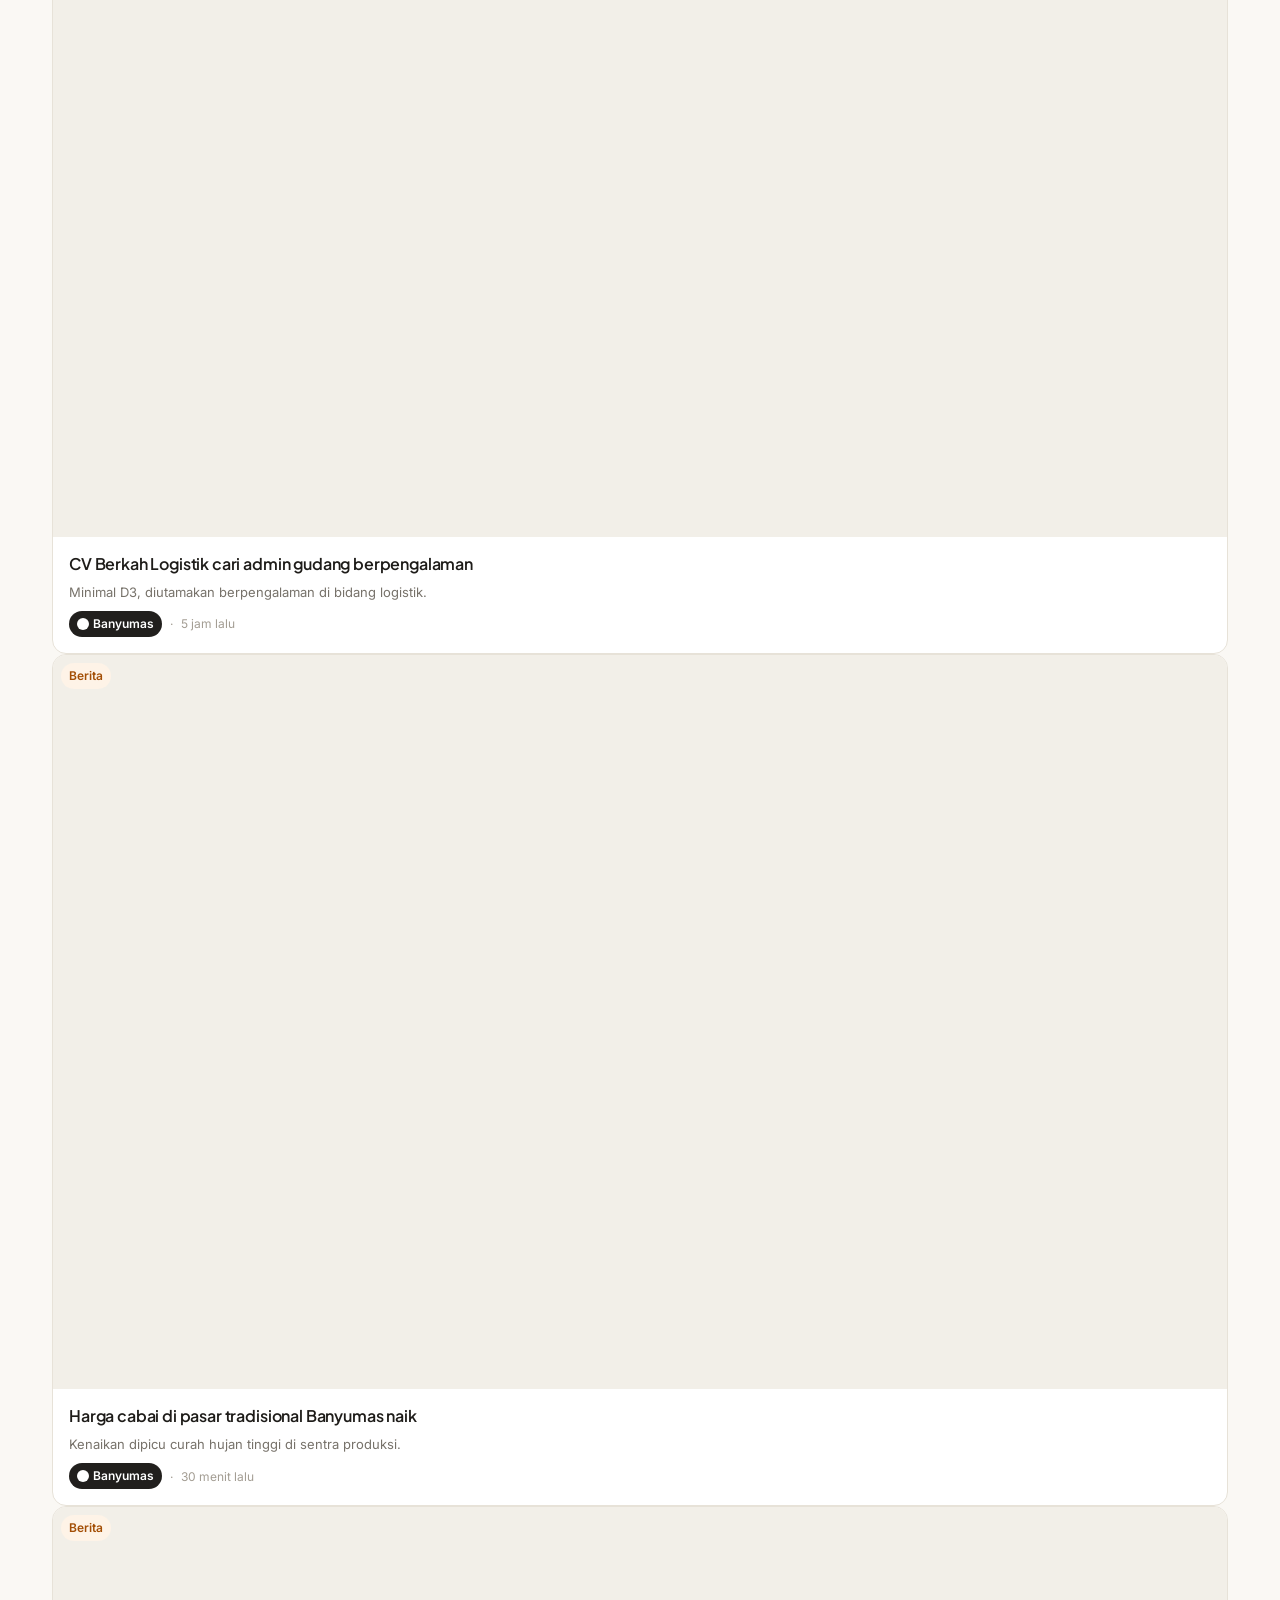
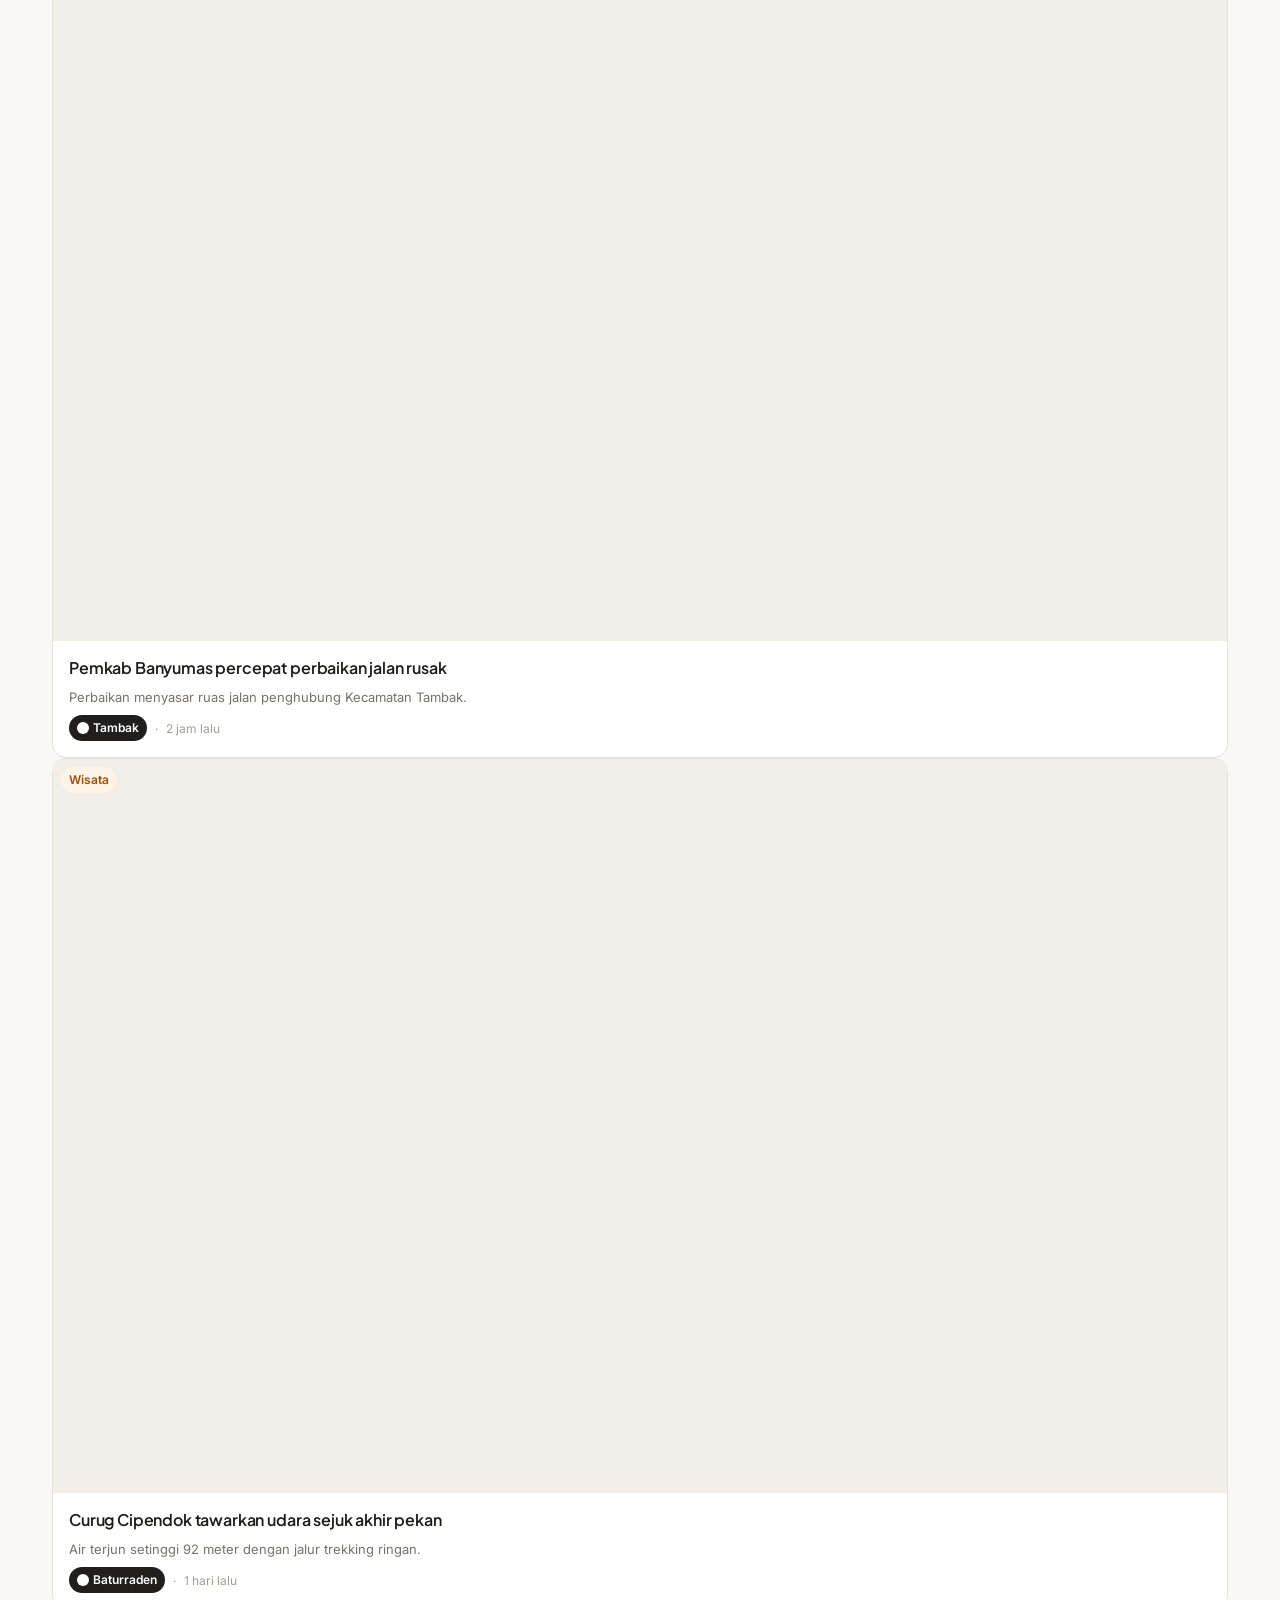
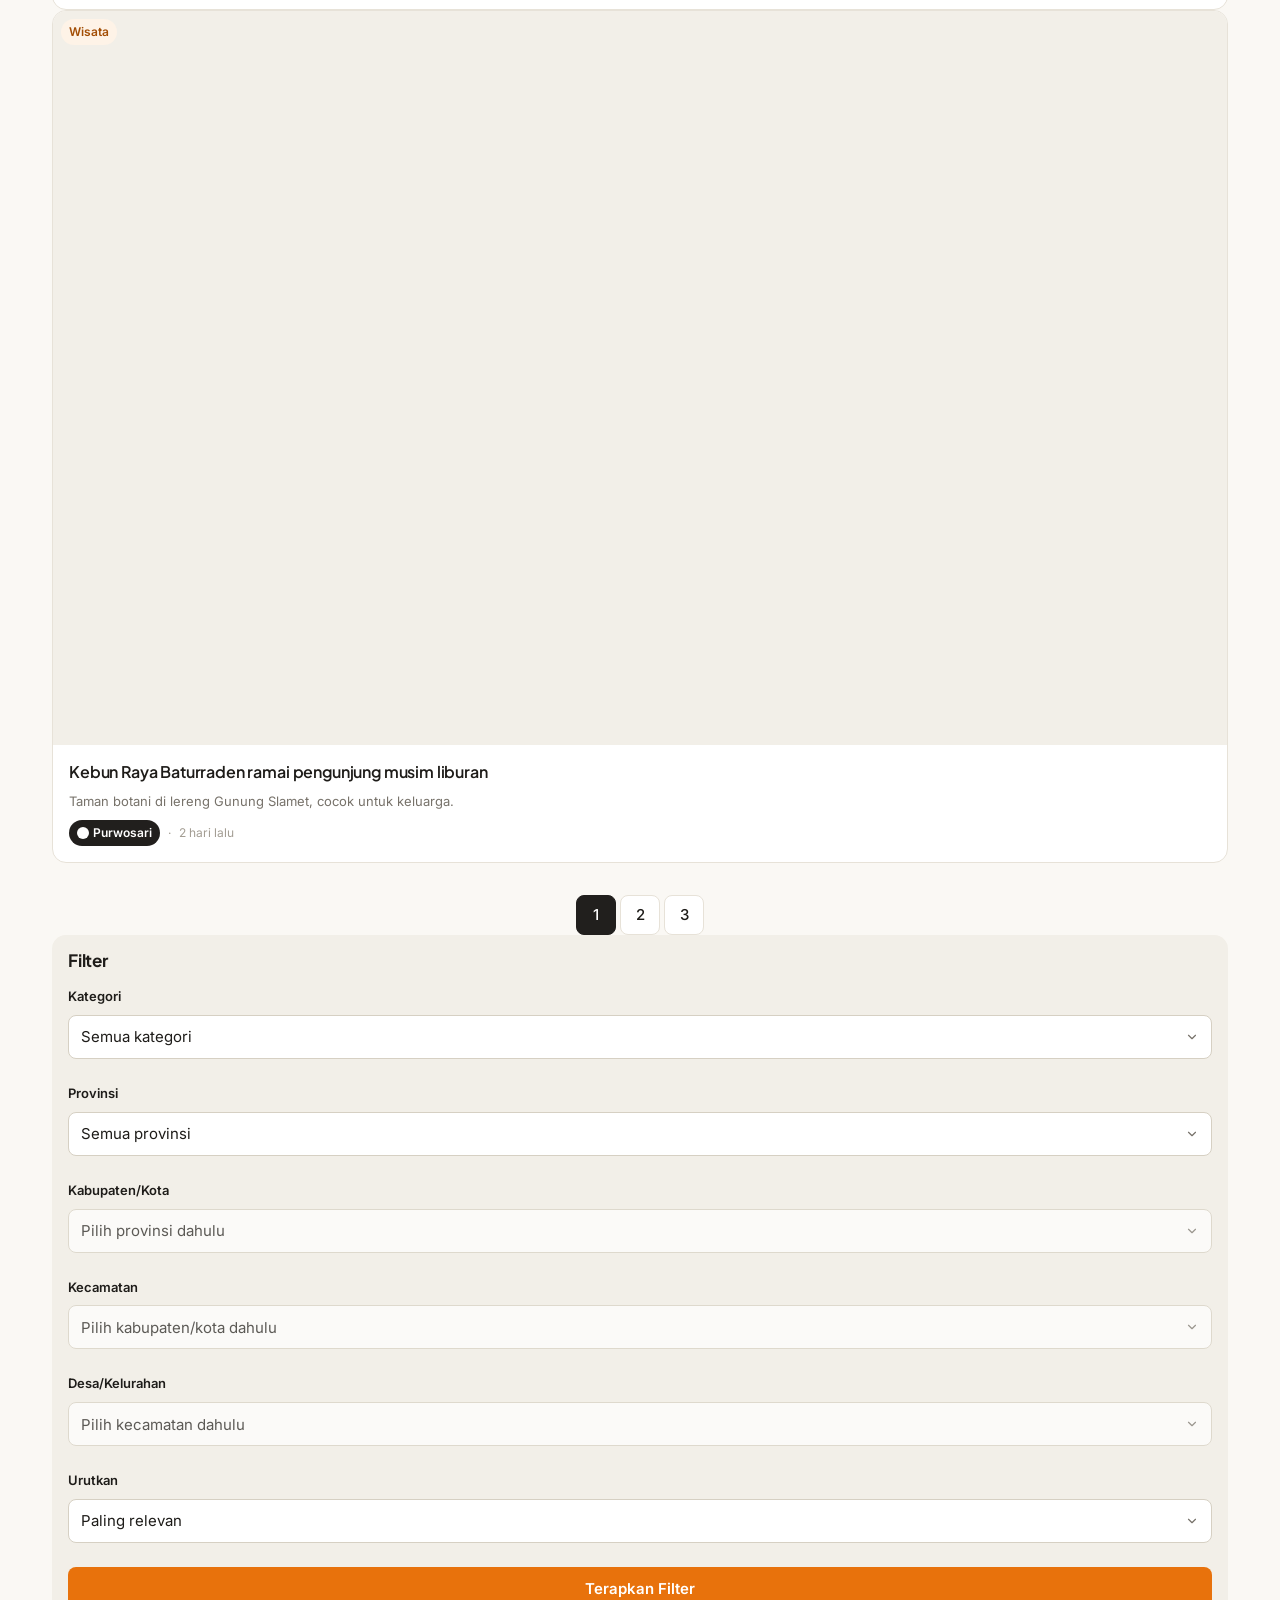
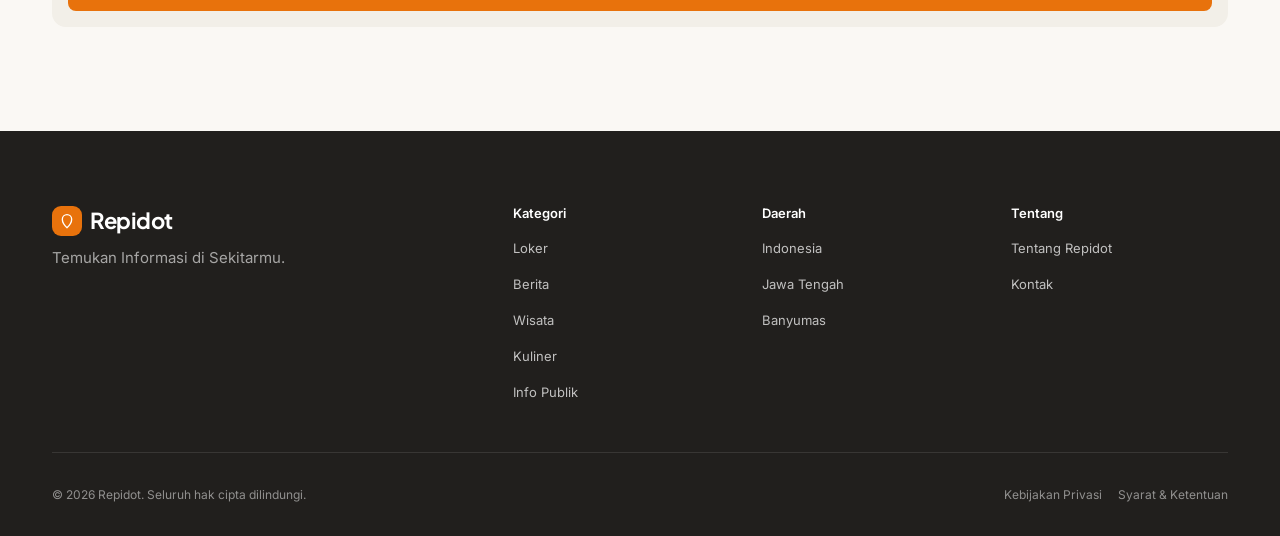
<file: cari.html>
<!DOCTYPE html>
<html lang="id">
<head>
<meta charset="UTF-8" />
<meta name="viewport" content="width=device-width, initial-scale=1.0" />
<title id="pageTitle">Cari — Repidot</title>
<meta name="description" content="Cari loker, berita, wisata, kuliner, dan info publik berdasarkan kata kunci, kategori, atau wilayah." />

<link rel="preconnect" href="https://fonts.googleapis.com">
<link rel="preconnect" href="https://fonts.gstatic.com" crossorigin>
<link href="https://fonts.googleapis.com/css2?family=Inter:wght@400;500;600;700&family=Plus+Jakarta+Sans:wght@600;700;800&display=swap" rel="stylesheet">

<link rel="stylesheet" href="css/tokens.css">
<link rel="stylesheet" href="css/base.css">
<link rel="stylesheet" href="css/components.css">
<link rel="stylesheet" href="css/header.css">
<link rel="stylesheet" href="css/footer.css">
<link rel="stylesheet" href="css/location.css">
<link rel="stylesheet" href="css/search.css">
</head>
<body>
<a href="#mainContent" class="skip-link">Langsung ke konten utama</a>

<!-- ==================== HEADER (unchanged) ==================== -->
<header class="site-header" id="siteHeader">
  <div class="container">
    <a href="index.html" class="logo" aria-label="Repidot beranda">
      <span class="logo-mark"><svg viewBox="0 0 24 24" fill="none"><path d="M12 22s7-6.1 7-12.5A7 7 0 0 0 5 9.5C5 15.9 12 22 12 22Z" stroke="currentColor" stroke-width="2" stroke-linejoin="round"/><circle cx="12" cy="9.5" r="2.5" fill="currentColor"/></svg></span>
      Repidot
    </a>
    <nav class="primary-nav" aria-label="Navigasi utama">
      <ul>
        <li><a href="index.html">Home</a></li>
        <li><a href="daerah.html?slug=indonesia" aria-current="page">Jelajah</a></li>
        <li><a href="kategori.html?cat=loker&loc=indonesia">Loker</a></li>
        <li><a href="kategori.html?cat=berita&loc=indonesia">Berita</a></li>
        <li><a href="kategori.html?cat=wisata&loc=indonesia">Wisata</a></li>
        <li><a href="kategori.html?cat=kuliner&loc=indonesia">Kuliner</a></li>
        <li><a href="kategori.html?cat=info-publik&loc=indonesia">Info Publik</a></li>
        <li><a href="kategori.html?cat=event&loc=indonesia">Event</a></li>
      </ul>
    </nav>
    <div class="header-actions">
      <form class="search-field header-search" action="cari.html" method="get" role="search">
        <svg viewBox="0 0 24 24" fill="none" stroke="currentColor" stroke-width="2"><circle cx="11" cy="11" r="7"/><path d="M21 21l-4.3-4.3" stroke-linecap="round"/></svg>
        <input type="search" name="q" placeholder="Cari informasi, tempat, lowongan…" aria-label="Cari" />
      </form>
      <button class="btn-icon" type="button" aria-label="Cari" id="mobileSearchToggle">
        <svg viewBox="0 0 24 24" fill="none" stroke="currentColor" stroke-width="2" width="20" height="20"><circle cx="11" cy="11" r="7"/><path d="M21 21l-4.3-4.3" stroke-linecap="round"/></svg>
      </button>
      <button class="btn-icon menu-toggle" type="button" aria-label="Buka menu" id="menuOpen">
        <svg viewBox="0 0 24 24" fill="none" stroke="currentColor" stroke-width="2" width="20" height="20"><path d="M4 6h16M4 12h16M4 18h16" stroke-linecap="round"/></svg>
      </button>
    </div>
  </div>
</header>
<div class="mobile-search-row" id="mobileSearchRow">
  <div class="container">
    <form class="search-field" action="cari.html" method="get" role="search">
      <svg viewBox="0 0 24 24" fill="none" stroke="currentColor" stroke-width="2"><circle cx="11" cy="11" r="7"/><path d="M21 21l-4.3-4.3" stroke-linecap="round"/></svg>
      <input type="search" name="q" placeholder="Cari informasi, tempat, lowongan…" aria-label="Cari" />
    </form>
  </div>
</div>
<div class="mobile-nav" id="mobileNav" aria-hidden="true">
  <div class="backdrop" id="mobileNavBackdrop"></div>
  <div class="panel">
    <div class="panel-top">
      <span class="logo"><span class="logo-mark"><svg viewBox="0 0 24 24" fill="none"><path d="M12 22s7-6.1 7-12.5A7 7 0 0 0 5 9.5C5 15.9 12 22 12 22Z" stroke="currentColor" stroke-width="2"/></svg></span>Repidot</span>
      <button class="btn-icon" type="button" aria-label="Tutup menu" id="menuClose"><svg viewBox="0 0 24 24" fill="none" stroke="currentColor" stroke-width="2" width="20" height="20"><path d="M6 6l12 12M18 6L6 18" stroke-linecap="round"/></svg></button>
    </div>
    <div class="nav-group">
      <span class="label">Jelajahi</span>
      <ul>
        <li><a href="index.html">Home</a></li>
        <li><a href="daerah.html?slug=indonesia">Jelajah</a></li>
        <li><a href="kategori.html?cat=loker&loc=indonesia">Loker</a></li>
        <li><a href="kategori.html?cat=berita&loc=indonesia">Berita</a></li>
        <li><a href="kategori.html?cat=wisata&loc=indonesia">Wisata</a></li>
        <li><a href="kategori.html?cat=kuliner&loc=indonesia">Kuliner</a></li>
        <li><a href="kategori.html?cat=info-publik&loc=indonesia">Info Publik</a></li>
        <li><a href="kategori.html?cat=event&loc=indonesia">Event</a></li>
      </ul>
    </div>
  </div>
</div>

<!-- ==================== MAIN (rendered by js/page-cari.js) ==================== -->
<main id="mainContent">
  <div class="container" style="padding-block: var(--space-2xl); text-align:center; color: var(--color-text-muted);">
    Memuat pencarian…
  </div>
</main>

<!-- ==================== FOOTER (unchanged) ==================== -->
<footer class="site-footer">
  <div class="container">
    <div class="footer-top">
      <div class="footer-brand">
        <span class="logo"><span class="logo-mark"><svg viewBox="0 0 24 24" fill="none"><path d="M12 22s7-6.1 7-12.5A7 7 0 0 0 5 9.5C5 15.9 12 22 12 22Z" stroke="currentColor" stroke-width="2"/></svg></span>Repidot</span>
        <p class="tagline">Temukan Informasi di Sekitarmu.</p>
      </div>
      <div class="footer-links">
        <div class="footer-group"><span class="label">Kategori</span><ul>
          <li><a href="kategori.html?cat=loker&loc=indonesia">Loker</a></li>
          <li><a href="kategori.html?cat=berita&loc=indonesia">Berita</a></li>
          <li><a href="kategori.html?cat=wisata&loc=indonesia">Wisata</a></li>
          <li><a href="kategori.html?cat=kuliner&loc=indonesia">Kuliner</a></li>
          <li><a href="kategori.html?cat=info-publik&loc=indonesia">Info Publik</a></li>
        </ul></div>
        <div class="footer-group"><span class="label">Daerah</span><ul>
          <li><a href="daerah.html?slug=indonesia">Indonesia</a></li>
          <li><a href="daerah.html?slug=jawa-tengah">Jawa Tengah</a></li>
          <li><a href="daerah.html?slug=banyumas">Banyumas</a></li>
        </ul></div>
        <div class="footer-group"><span class="label">Tentang</span><ul>
          <li><a href="#">Tentang Repidot</a></li>
          <li><a href="#">Kontak</a></li>
        </ul></div>
      </div>
    </div>
    <div class="footer-bottom">
      <span>&copy; 2026 Repidot. Seluruh hak cipta dilindungi.</span>
      <div class="legal-links"><a href="#">Kebijakan Privasi</a><a href="#">Syarat &amp; Ketentuan</a></div>
    </div>
  </div>
</footer>

<script src="data/locations.js"></script>
<script src="data/categories.js"></script>
<script src="data/content.js"></script>
<script src="js/repidot-data.js"></script>
<script src="js/repidot-icons.js"></script>
<script src="js/app.js"></script>
<script src="js/page-cari.js"></script>
</body>
</html>
</file>
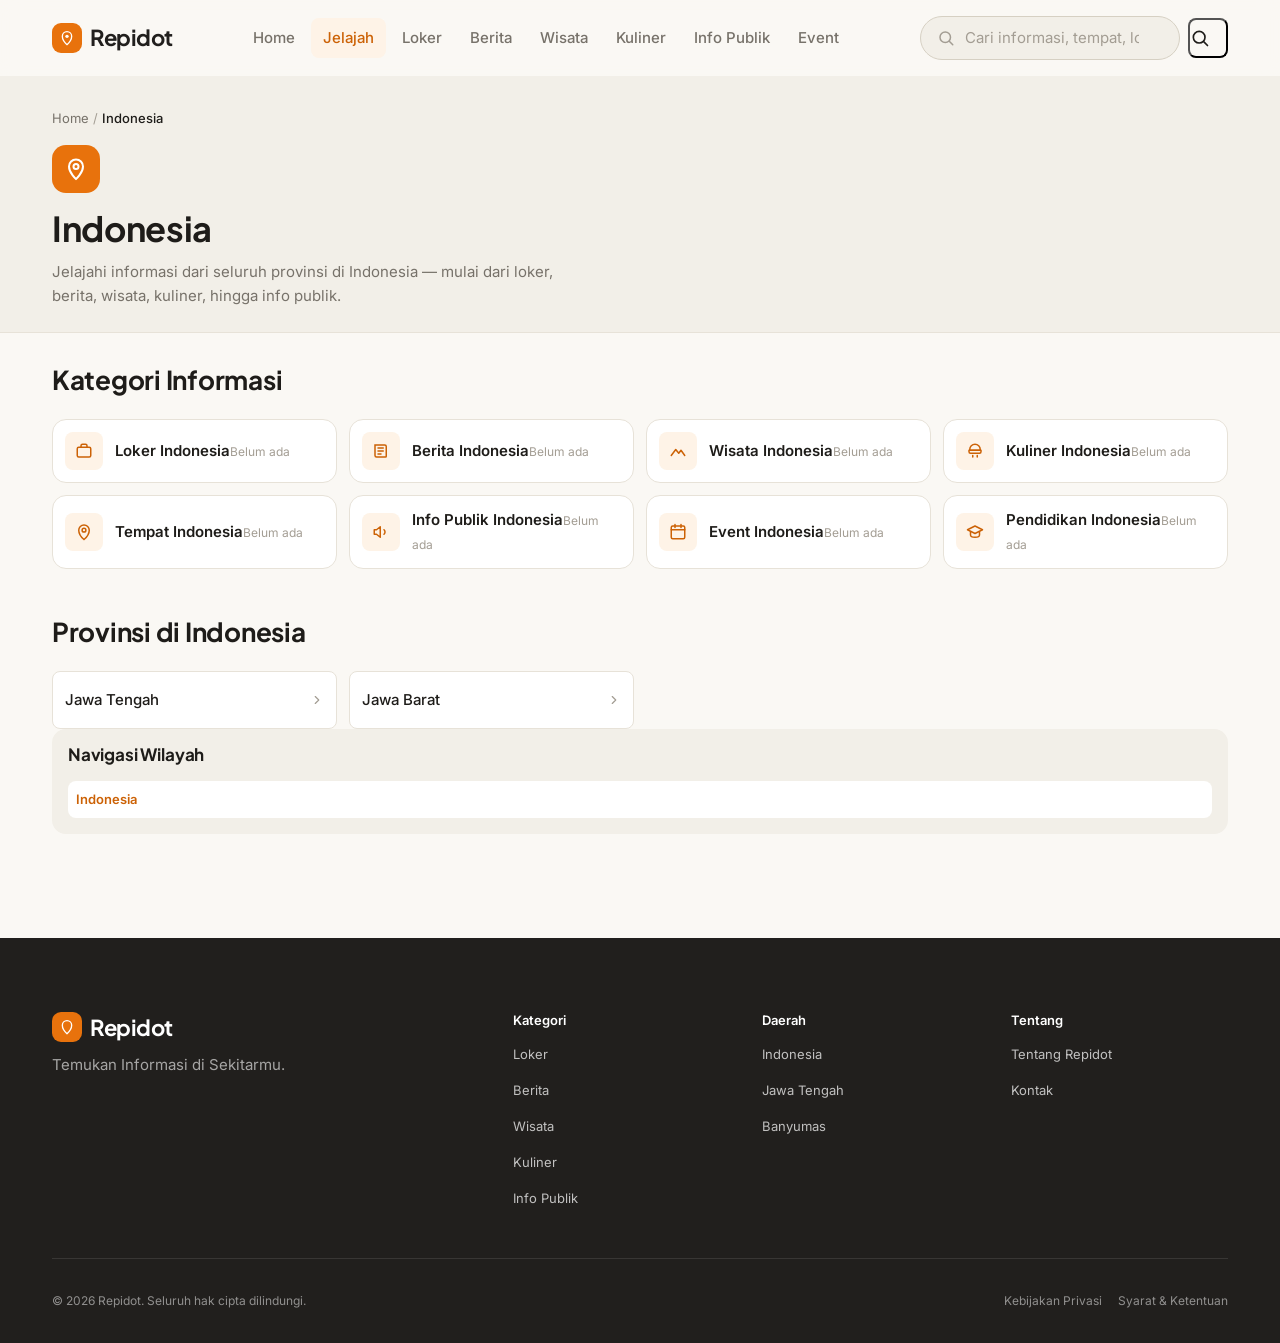
<file: daerah.html>
<!DOCTYPE html>
<html lang="id">
<head>
<meta charset="UTF-8" />
<meta name="viewport" content="width=device-width, initial-scale=1.0" />
<title id="pageTitle">Wilayah — Repidot</title>
<meta name="description" content="Jelajahi informasi loker, berita, wisata, kuliner, dan info publik berdasarkan wilayah di Repidot." />

<link rel="preconnect" href="https://fonts.googleapis.com">
<link rel="preconnect" href="https://fonts.gstatic.com" crossorigin>
<link href="https://fonts.googleapis.com/css2?family=Inter:wght@400;500;600;700&family=Plus+Jakarta+Sans:wght@600;700;800&display=swap" rel="stylesheet">

<link rel="stylesheet" href="css/tokens.css">
<link rel="stylesheet" href="css/base.css">
<link rel="stylesheet" href="css/components.css">
<link rel="stylesheet" href="css/header.css">
<link rel="stylesheet" href="css/footer.css">
<link rel="stylesheet" href="css/location.css">
</head>
<body>
<a href="#mainContent" class="skip-link">Langsung ke konten utama</a>

<!-- ==================== HEADER (unchanged) ==================== -->
<header class="site-header" id="siteHeader">
  <div class="container">
    <a href="index.html" class="logo" aria-label="Repidot beranda">
      <span class="logo-mark"><svg viewBox="0 0 24 24" fill="none"><path d="M12 22s7-6.1 7-12.5A7 7 0 0 0 5 9.5C5 15.9 12 22 12 22Z" stroke="currentColor" stroke-width="2" stroke-linejoin="round"/><circle cx="12" cy="9.5" r="2.5" fill="currentColor"/></svg></span>
      Repidot
    </a>
    <nav class="primary-nav" aria-label="Navigasi utama">
      <ul>
        <li><a href="index.html">Home</a></li>
        <li><a href="daerah.html?slug=indonesia" aria-current="page">Jelajah</a></li>
        <li><a href="kategori.html?cat=loker&loc=indonesia">Loker</a></li>
        <li><a href="kategori.html?cat=berita&loc=indonesia">Berita</a></li>
        <li><a href="kategori.html?cat=wisata&loc=indonesia">Wisata</a></li>
        <li><a href="kategori.html?cat=kuliner&loc=indonesia">Kuliner</a></li>
        <li><a href="kategori.html?cat=info-publik&loc=indonesia">Info Publik</a></li>
        <li><a href="kategori.html?cat=event&loc=indonesia">Event</a></li>
      </ul>
    </nav>
    <div class="header-actions">
      <form class="search-field header-search" action="cari.html" method="get" role="search">
        <svg viewBox="0 0 24 24" fill="none" stroke="currentColor" stroke-width="2"><circle cx="11" cy="11" r="7"/><path d="M21 21l-4.3-4.3" stroke-linecap="round"/></svg>
        <input type="search" name="q" placeholder="Cari informasi, tempat, lowongan…" aria-label="Cari" />
      </form>
      <button class="btn-icon" type="button" aria-label="Cari" id="mobileSearchToggle">
        <svg viewBox="0 0 24 24" fill="none" stroke="currentColor" stroke-width="2" width="20" height="20"><circle cx="11" cy="11" r="7"/><path d="M21 21l-4.3-4.3" stroke-linecap="round"/></svg>
      </button>
      <button class="btn-icon menu-toggle" type="button" aria-label="Buka menu" id="menuOpen">
        <svg viewBox="0 0 24 24" fill="none" stroke="currentColor" stroke-width="2" width="20" height="20"><path d="M4 6h16M4 12h16M4 18h16" stroke-linecap="round"/></svg>
      </button>
    </div>
  </div>
</header>
<div class="mobile-search-row" id="mobileSearchRow">
  <div class="container">
    <form class="search-field" action="cari.html" method="get" role="search">
      <svg viewBox="0 0 24 24" fill="none" stroke="currentColor" stroke-width="2"><circle cx="11" cy="11" r="7"/><path d="M21 21l-4.3-4.3" stroke-linecap="round"/></svg>
      <input type="search" name="q" placeholder="Cari informasi, tempat, lowongan…" aria-label="Cari" />
    </form>
  </div>
</div>
<div class="mobile-nav" id="mobileNav" aria-hidden="true">
  <div class="backdrop" id="mobileNavBackdrop"></div>
  <div class="panel">
    <div class="panel-top">
      <span class="logo"><span class="logo-mark"><svg viewBox="0 0 24 24" fill="none"><path d="M12 22s7-6.1 7-12.5A7 7 0 0 0 5 9.5C5 15.9 12 22 12 22Z" stroke="currentColor" stroke-width="2"/></svg></span>Repidot</span>
      <button class="btn-icon" type="button" aria-label="Tutup menu" id="menuClose"><svg viewBox="0 0 24 24" fill="none" stroke="currentColor" stroke-width="2" width="20" height="20"><path d="M6 6l12 12M18 6L6 18" stroke-linecap="round"/></svg></button>
    </div>
    <div class="nav-group">
      <span class="label">Jelajahi</span>
      <ul>
        <li><a href="index.html">Home</a></li>
        <li><a href="daerah.html?slug=indonesia">Jelajah</a></li>
        <li><a href="kategori.html?cat=loker&loc=indonesia">Loker</a></li>
        <li><a href="kategori.html?cat=berita&loc=indonesia">Berita</a></li>
        <li><a href="kategori.html?cat=wisata&loc=indonesia">Wisata</a></li>
        <li><a href="kategori.html?cat=kuliner&loc=indonesia">Kuliner</a></li>
        <li><a href="kategori.html?cat=info-publik&loc=indonesia">Info Publik</a></li>
        <li><a href="kategori.html?cat=event&loc=indonesia">Event</a></li>
      </ul>
    </div>
  </div>
</div>

<!-- ==================== MAIN (rendered by js/page-daerah.js) ==================== -->
<main id="mainContent">
  <div class="container" style="padding-block: var(--space-2xl); text-align:center; color: var(--color-text-muted);">
    Memuat wilayah…
  </div>
</main>

<!-- ==================== FOOTER (unchanged) ==================== -->
<footer class="site-footer">
  <div class="container">
    <div class="footer-top">
      <div class="footer-brand">
        <span class="logo"><span class="logo-mark"><svg viewBox="0 0 24 24" fill="none"><path d="M12 22s7-6.1 7-12.5A7 7 0 0 0 5 9.5C5 15.9 12 22 12 22Z" stroke="currentColor" stroke-width="2"/></svg></span>Repidot</span>
        <p class="tagline">Temukan Informasi di Sekitarmu.</p>
      </div>
      <div class="footer-links">
        <div class="footer-group"><span class="label">Kategori</span><ul>
          <li><a href="kategori.html?cat=loker&loc=indonesia">Loker</a></li>
          <li><a href="kategori.html?cat=berita&loc=indonesia">Berita</a></li>
          <li><a href="kategori.html?cat=wisata&loc=indonesia">Wisata</a></li>
          <li><a href="kategori.html?cat=kuliner&loc=indonesia">Kuliner</a></li>
          <li><a href="kategori.html?cat=info-publik&loc=indonesia">Info Publik</a></li>
        </ul></div>
        <div class="footer-group"><span class="label">Daerah</span><ul>
          <li><a href="daerah.html?slug=indonesia">Indonesia</a></li>
          <li><a href="daerah.html?slug=jawa-tengah">Jawa Tengah</a></li>
          <li><a href="daerah.html?slug=banyumas">Banyumas</a></li>
        </ul></div>
        <div class="footer-group"><span class="label">Tentang</span><ul>
          <li><a href="#">Tentang Repidot</a></li>
          <li><a href="#">Kontak</a></li>
        </ul></div>
      </div>
    </div>
    <div class="footer-bottom">
      <span>&copy; 2026 Repidot. Seluruh hak cipta dilindungi.</span>
      <div class="legal-links"><a href="#">Kebijakan Privasi</a><a href="#">Syarat &amp; Ketentuan</a></div>
    </div>
  </div>
</footer>

<script src="data/locations.js"></script>
<script src="data/categories.js"></script>
<script src="data/content.js"></script>
<script src="js/repidot-data.js"></script>
<script src="js/repidot-icons.js"></script>
<script src="js/app.js"></script>
<script src="js/page-daerah.js"></script>
</body>
</html>
</file>
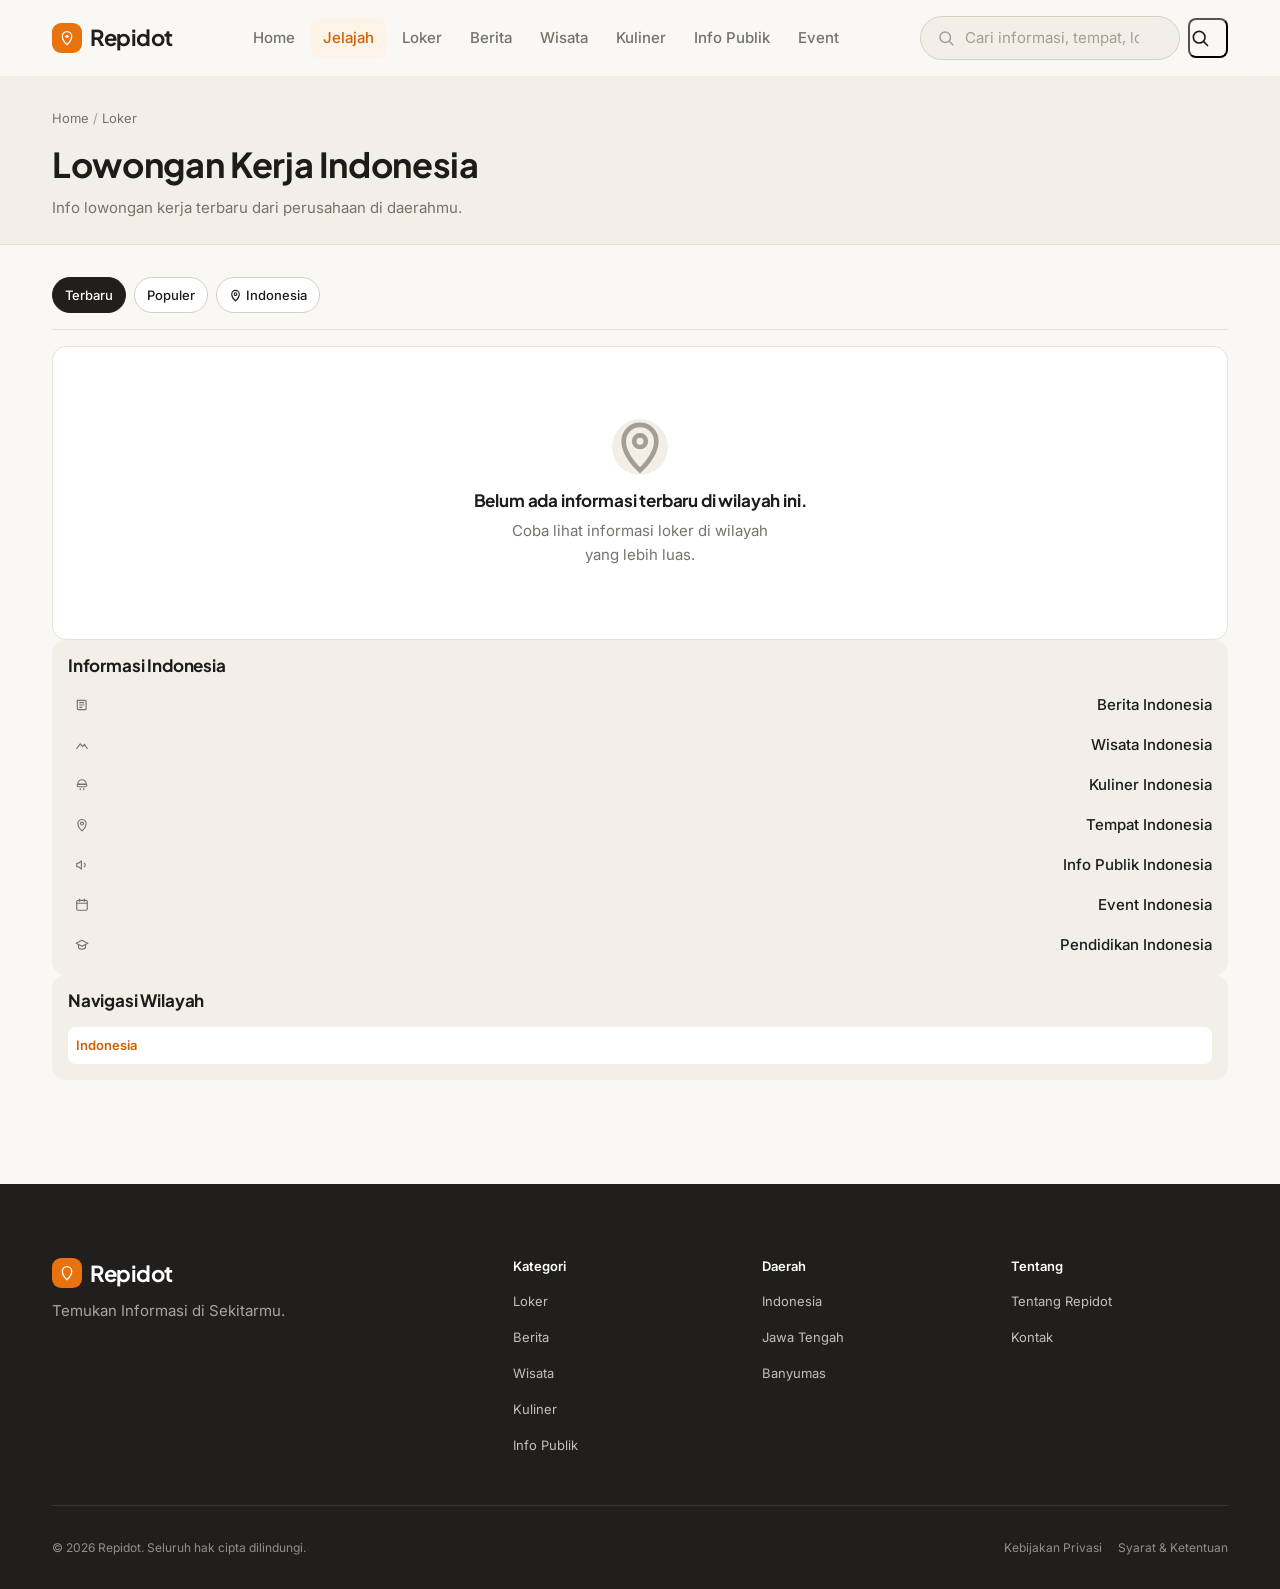
<file: kategori.html>
<!DOCTYPE html>
<html lang="id">
<head>
<meta charset="UTF-8" />
<meta name="viewport" content="width=device-width, initial-scale=1.0" />
<title id="pageTitle">Kategori — Repidot</title>
<meta name="description" content="Jelajahi informasi per kategori dan wilayah di Repidot." />

<link rel="preconnect" href="https://fonts.googleapis.com">
<link rel="preconnect" href="https://fonts.gstatic.com" crossorigin>
<link href="https://fonts.googleapis.com/css2?family=Inter:wght@400;500;600;700&family=Plus+Jakarta+Sans:wght@600;700;800&display=swap" rel="stylesheet">

<link rel="stylesheet" href="css/tokens.css">
<link rel="stylesheet" href="css/base.css">
<link rel="stylesheet" href="css/components.css">
<link rel="stylesheet" href="css/header.css">
<link rel="stylesheet" href="css/footer.css">
<link rel="stylesheet" href="css/location.css">
</head>
<body>
<a href="#mainContent" class="skip-link">Langsung ke konten utama</a>

<!-- ==================== HEADER (unchanged) ==================== -->
<header class="site-header" id="siteHeader">
  <div class="container">
    <a href="index.html" class="logo" aria-label="Repidot beranda">
      <span class="logo-mark"><svg viewBox="0 0 24 24" fill="none"><path d="M12 22s7-6.1 7-12.5A7 7 0 0 0 5 9.5C5 15.9 12 22 12 22Z" stroke="currentColor" stroke-width="2" stroke-linejoin="round"/><circle cx="12" cy="9.5" r="2.5" fill="currentColor"/></svg></span>
      Repidot
    </a>
    <nav class="primary-nav" aria-label="Navigasi utama">
      <ul>
        <li><a href="index.html">Home</a></li>
        <li><a href="daerah.html?slug=indonesia" aria-current="page">Jelajah</a></li>
        <li><a href="kategori.html?cat=loker&loc=indonesia">Loker</a></li>
        <li><a href="kategori.html?cat=berita&loc=indonesia">Berita</a></li>
        <li><a href="kategori.html?cat=wisata&loc=indonesia">Wisata</a></li>
        <li><a href="kategori.html?cat=kuliner&loc=indonesia">Kuliner</a></li>
        <li><a href="kategori.html?cat=info-publik&loc=indonesia">Info Publik</a></li>
        <li><a href="kategori.html?cat=event&loc=indonesia">Event</a></li>
      </ul>
    </nav>
    <div class="header-actions">
      <form class="search-field header-search" action="cari.html" method="get" role="search">
        <svg viewBox="0 0 24 24" fill="none" stroke="currentColor" stroke-width="2"><circle cx="11" cy="11" r="7"/><path d="M21 21l-4.3-4.3" stroke-linecap="round"/></svg>
        <input type="search" name="q" placeholder="Cari informasi, tempat, lowongan…" aria-label="Cari" />
      </form>
      <button class="btn-icon" type="button" aria-label="Cari" id="mobileSearchToggle">
        <svg viewBox="0 0 24 24" fill="none" stroke="currentColor" stroke-width="2" width="20" height="20"><circle cx="11" cy="11" r="7"/><path d="M21 21l-4.3-4.3" stroke-linecap="round"/></svg>
      </button>
      <button class="btn-icon menu-toggle" type="button" aria-label="Buka menu" id="menuOpen">
        <svg viewBox="0 0 24 24" fill="none" stroke="currentColor" stroke-width="2" width="20" height="20"><path d="M4 6h16M4 12h16M4 18h16" stroke-linecap="round"/></svg>
      </button>
    </div>
  </div>
</header>
<div class="mobile-search-row" id="mobileSearchRow">
  <div class="container">
    <form class="search-field" action="cari.html" method="get" role="search">
      <svg viewBox="0 0 24 24" fill="none" stroke="currentColor" stroke-width="2"><circle cx="11" cy="11" r="7"/><path d="M21 21l-4.3-4.3" stroke-linecap="round"/></svg>
      <input type="search" name="q" placeholder="Cari informasi, tempat, lowongan…" aria-label="Cari" />
    </form>
  </div>
</div>
<div class="mobile-nav" id="mobileNav" aria-hidden="true">
  <div class="backdrop" id="mobileNavBackdrop"></div>
  <div class="panel">
    <div class="panel-top">
      <span class="logo"><span class="logo-mark"><svg viewBox="0 0 24 24" fill="none"><path d="M12 22s7-6.1 7-12.5A7 7 0 0 0 5 9.5C5 15.9 12 22 12 22Z" stroke="currentColor" stroke-width="2"/></svg></span>Repidot</span>
      <button class="btn-icon" type="button" aria-label="Tutup menu" id="menuClose"><svg viewBox="0 0 24 24" fill="none" stroke="currentColor" stroke-width="2" width="20" height="20"><path d="M6 6l12 12M18 6L6 18" stroke-linecap="round"/></svg></button>
    </div>
    <div class="nav-group">
      <span class="label">Jelajahi</span>
      <ul>
        <li><a href="index.html">Home</a></li>
        <li><a href="daerah.html?slug=indonesia">Jelajah</a></li>
        <li><a href="kategori.html?cat=loker&loc=indonesia">Loker</a></li>
        <li><a href="kategori.html?cat=berita&loc=indonesia">Berita</a></li>
        <li><a href="kategori.html?cat=wisata&loc=indonesia">Wisata</a></li>
        <li><a href="kategori.html?cat=kuliner&loc=indonesia">Kuliner</a></li>
        <li><a href="kategori.html?cat=info-publik&loc=indonesia">Info Publik</a></li>
        <li><a href="kategori.html?cat=event&loc=indonesia">Event</a></li>
      </ul>
    </div>
  </div>
</div>

<!-- ==================== MAIN (rendered by js/page-kategori.js) ==================== -->
<main id="mainContent">
  <div class="container" style="padding-block: var(--space-2xl); text-align:center; color: var(--color-text-muted);">
    Memuat kategori…
  </div>
</main>

<!-- ==================== FOOTER (unchanged) ==================== -->
<footer class="site-footer">
  <div class="container">
    <div class="footer-top">
      <div class="footer-brand">
        <span class="logo"><span class="logo-mark"><svg viewBox="0 0 24 24" fill="none"><path d="M12 22s7-6.1 7-12.5A7 7 0 0 0 5 9.5C5 15.9 12 22 12 22Z" stroke="currentColor" stroke-width="2"/></svg></span>Repidot</span>
        <p class="tagline">Temukan Informasi di Sekitarmu.</p>
      </div>
      <div class="footer-links">
        <div class="footer-group"><span class="label">Kategori</span><ul>
          <li><a href="kategori.html?cat=loker&loc=indonesia">Loker</a></li>
          <li><a href="kategori.html?cat=berita&loc=indonesia">Berita</a></li>
          <li><a href="kategori.html?cat=wisata&loc=indonesia">Wisata</a></li>
          <li><a href="kategori.html?cat=kuliner&loc=indonesia">Kuliner</a></li>
          <li><a href="kategori.html?cat=info-publik&loc=indonesia">Info Publik</a></li>
        </ul></div>
        <div class="footer-group"><span class="label">Daerah</span><ul>
          <li><a href="daerah.html?slug=indonesia">Indonesia</a></li>
          <li><a href="daerah.html?slug=jawa-tengah">Jawa Tengah</a></li>
          <li><a href="daerah.html?slug=banyumas">Banyumas</a></li>
        </ul></div>
        <div class="footer-group"><span class="label">Tentang</span><ul>
          <li><a href="#">Tentang Repidot</a></li>
          <li><a href="#">Kontak</a></li>
        </ul></div>
      </div>
    </div>
    <div class="footer-bottom">
      <span>&copy; 2026 Repidot. Seluruh hak cipta dilindungi.</span>
      <div class="legal-links"><a href="#">Kebijakan Privasi</a><a href="#">Syarat &amp; Ketentuan</a></div>
    </div>
  </div>
</footer>

<script src="data/locations.js"></script>
<script src="data/categories.js"></script>
<script src="data/content.js"></script>
<script src="js/repidot-data.js"></script>
<script src="js/repidot-icons.js"></script>
<script src="js/app.js"></script>
<script src="js/page-kategori.js"></script>
</body>
</html>
</file>
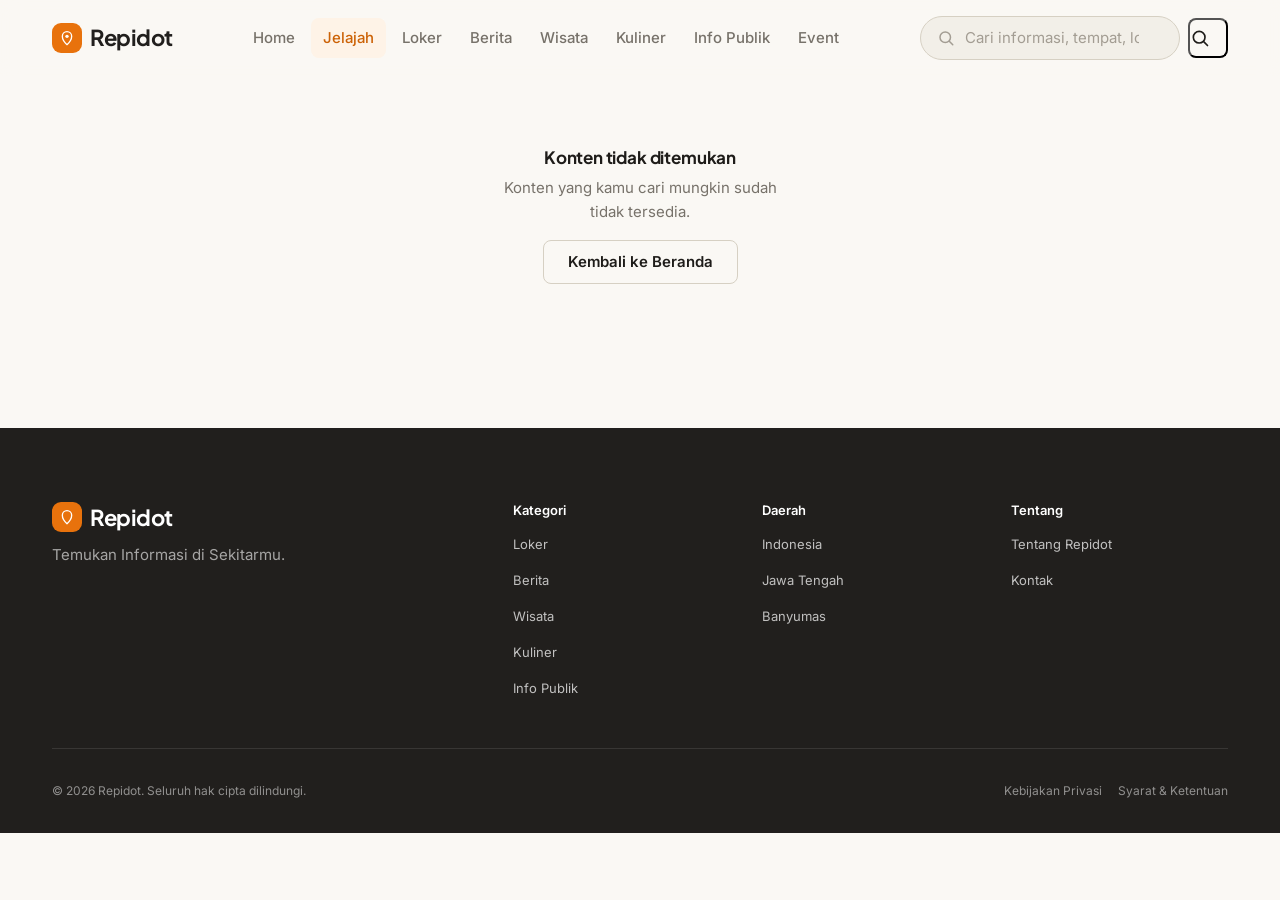
<file: konten.html>
<!DOCTYPE html>
<html lang="id">
<head>
<meta charset="UTF-8" />
<meta name="viewport" content="width=device-width, initial-scale=1.0" />
<title id="pageTitle">Konten — Repidot</title>
<meta name="description" content="Detail informasi lengkap di Repidot." />

<link rel="preconnect" href="https://fonts.googleapis.com">
<link rel="preconnect" href="https://fonts.gstatic.com" crossorigin>
<link href="https://fonts.googleapis.com/css2?family=Inter:wght@400;500;600;700&family=Plus+Jakarta+Sans:wght@600;700;800&display=swap" rel="stylesheet">

<link rel="stylesheet" href="css/tokens.css">
<link rel="stylesheet" href="css/base.css">
<link rel="stylesheet" href="css/components.css">
<link rel="stylesheet" href="css/header.css">
<link rel="stylesheet" href="css/footer.css">
<link rel="stylesheet" href="css/location.css">
<link rel="stylesheet" href="css/detail.css">
</head>
<body>
<a href="#mainContent" class="skip-link">Langsung ke konten utama</a>

<!-- ==================== HEADER (unchanged) ==================== -->
<header class="site-header" id="siteHeader">
  <div class="container">
    <a href="index.html" class="logo" aria-label="Repidot beranda">
      <span class="logo-mark"><svg viewBox="0 0 24 24" fill="none"><path d="M12 22s7-6.1 7-12.5A7 7 0 0 0 5 9.5C5 15.9 12 22 12 22Z" stroke="currentColor" stroke-width="2" stroke-linejoin="round"/><circle cx="12" cy="9.5" r="2.5" fill="currentColor"/></svg></span>
      Repidot
    </a>
    <nav class="primary-nav" aria-label="Navigasi utama">
      <ul>
        <li><a href="index.html">Home</a></li>
        <li><a href="daerah.html?slug=indonesia" aria-current="page">Jelajah</a></li>
        <li><a href="kategori.html?cat=loker&loc=indonesia">Loker</a></li>
        <li><a href="kategori.html?cat=berita&loc=indonesia">Berita</a></li>
        <li><a href="kategori.html?cat=wisata&loc=indonesia">Wisata</a></li>
        <li><a href="kategori.html?cat=kuliner&loc=indonesia">Kuliner</a></li>
        <li><a href="kategori.html?cat=info-publik&loc=indonesia">Info Publik</a></li>
        <li><a href="kategori.html?cat=event&loc=indonesia">Event</a></li>
      </ul>
    </nav>
    <div class="header-actions">
      <form class="search-field header-search" action="cari.html" method="get" role="search">
        <svg viewBox="0 0 24 24" fill="none" stroke="currentColor" stroke-width="2"><circle cx="11" cy="11" r="7"/><path d="M21 21l-4.3-4.3" stroke-linecap="round"/></svg>
        <input type="search" name="q" placeholder="Cari informasi, tempat, lowongan…" aria-label="Cari" />
      </form>
      <button class="btn-icon" type="button" aria-label="Cari" id="mobileSearchToggle">
        <svg viewBox="0 0 24 24" fill="none" stroke="currentColor" stroke-width="2" width="20" height="20"><circle cx="11" cy="11" r="7"/><path d="M21 21l-4.3-4.3" stroke-linecap="round"/></svg>
      </button>
      <button class="btn-icon menu-toggle" type="button" aria-label="Buka menu" id="menuOpen">
        <svg viewBox="0 0 24 24" fill="none" stroke="currentColor" stroke-width="2" width="20" height="20"><path d="M4 6h16M4 12h16M4 18h16" stroke-linecap="round"/></svg>
      </button>
    </div>
  </div>
</header>
<div class="mobile-search-row" id="mobileSearchRow">
  <div class="container">
    <form class="search-field" action="cari.html" method="get" role="search">
      <svg viewBox="0 0 24 24" fill="none" stroke="currentColor" stroke-width="2"><circle cx="11" cy="11" r="7"/><path d="M21 21l-4.3-4.3" stroke-linecap="round"/></svg>
      <input type="search" name="q" placeholder="Cari informasi, tempat, lowongan…" aria-label="Cari" />
    </form>
  </div>
</div>
<div class="mobile-nav" id="mobileNav" aria-hidden="true">
  <div class="backdrop" id="mobileNavBackdrop"></div>
  <div class="panel">
    <div class="panel-top">
      <span class="logo"><span class="logo-mark"><svg viewBox="0 0 24 24" fill="none"><path d="M12 22s7-6.1 7-12.5A7 7 0 0 0 5 9.5C5 15.9 12 22 12 22Z" stroke="currentColor" stroke-width="2"/></svg></span>Repidot</span>
      <button class="btn-icon" type="button" aria-label="Tutup menu" id="menuClose"><svg viewBox="0 0 24 24" fill="none" stroke="currentColor" stroke-width="2" width="20" height="20"><path d="M6 6l12 12M18 6L6 18" stroke-linecap="round"/></svg></button>
    </div>
    <div class="nav-group">
      <span class="label">Jelajahi</span>
      <ul>
        <li><a href="index.html">Home</a></li>
        <li><a href="daerah.html?slug=indonesia">Jelajah</a></li>
        <li><a href="kategori.html?cat=loker&loc=indonesia">Loker</a></li>
        <li><a href="kategori.html?cat=berita&loc=indonesia">Berita</a></li>
        <li><a href="kategori.html?cat=wisata&loc=indonesia">Wisata</a></li>
        <li><a href="kategori.html?cat=kuliner&loc=indonesia">Kuliner</a></li>
        <li><a href="kategori.html?cat=info-publik&loc=indonesia">Info Publik</a></li>
        <li><a href="kategori.html?cat=event&loc=indonesia">Event</a></li>
      </ul>
    </div>
  </div>
</div>

<!-- ==================== MAIN (rendered by js/page-konten.js) ==================== -->
<main id="mainContent">
  <div class="container" style="padding-block: var(--space-2xl); text-align:center; color: var(--color-text-muted);">
    Memuat konten…
  </div>
</main>

<!-- ==================== FOOTER (unchanged) ==================== -->
<footer class="site-footer">
  <div class="container">
    <div class="footer-top">
      <div class="footer-brand">
        <span class="logo"><span class="logo-mark"><svg viewBox="0 0 24 24" fill="none"><path d="M12 22s7-6.1 7-12.5A7 7 0 0 0 5 9.5C5 15.9 12 22 12 22Z" stroke="currentColor" stroke-width="2"/></svg></span>Repidot</span>
        <p class="tagline">Temukan Informasi di Sekitarmu.</p>
      </div>
      <div class="footer-links">
        <div class="footer-group"><span class="label">Kategori</span><ul>
          <li><a href="kategori.html?cat=loker&loc=indonesia">Loker</a></li>
          <li><a href="kategori.html?cat=berita&loc=indonesia">Berita</a></li>
          <li><a href="kategori.html?cat=wisata&loc=indonesia">Wisata</a></li>
          <li><a href="kategori.html?cat=kuliner&loc=indonesia">Kuliner</a></li>
          <li><a href="kategori.html?cat=info-publik&loc=indonesia">Info Publik</a></li>
        </ul></div>
        <div class="footer-group"><span class="label">Daerah</span><ul>
          <li><a href="daerah.html?slug=indonesia">Indonesia</a></li>
          <li><a href="daerah.html?slug=jawa-tengah">Jawa Tengah</a></li>
          <li><a href="daerah.html?slug=banyumas">Banyumas</a></li>
        </ul></div>
        <div class="footer-group"><span class="label">Tentang</span><ul>
          <li><a href="#">Tentang Repidot</a></li>
          <li><a href="#">Kontak</a></li>
        </ul></div>
      </div>
    </div>
    <div class="footer-bottom">
      <span>&copy; 2026 Repidot. Seluruh hak cipta dilindungi.</span>
      <div class="legal-links"><a href="#">Kebijakan Privasi</a><a href="#">Syarat &amp; Ketentuan</a></div>
    </div>
  </div>
</footer>

<script src="data/locations.js"></script>
<script src="data/categories.js"></script>
<script src="data/content.js"></script>
<script src="js/repidot-data.js"></script>
<script src="js/repidot-icons.js"></script>
<script src="js/app.js"></script>
<script src="js/page-konten.js"></script>
</body>
</html>
</file>
<file: css/tokens.css>
/* ==========================================================================
   REPIDOT — DESIGN TOKENS
   Global design system variables. Change values here to re-theme the
   entire product without touching component code.
   ========================================================================== */

:root {
  /* ---- Color: brand ---- */
  --color-primary-50:  #FEF3E7;
  --color-primary-100: #FDE0C2;
  --color-primary-300: #F5A55C;
  --color-primary-500: #E8720C;   /* core brand orange/amber */
  --color-primary-600: #CC6206;
  --color-primary-700: #A34E05;

  --color-secondary-500: #211F1D; /* dark charcoal / near-black */
  --color-secondary-700: #17150F;

  /* ---- Color: neutrals ---- */
  --color-bg:         #FAF8F4;    /* warm white */
  --color-bg-alt:      #F2EFE8;   /* secondary warm surface */
  --color-surface:     #FFFFFF;
  --color-text:         #1E1C19;  /* dark charcoal text */
  --color-text-muted:   #77726A;
  --color-text-faint:   #A39D93;
  --color-border:       #E7E2D8;
  --color-border-strong:#D6D0C3;

  /* ---- Color: feedback (used sparingly) ---- */
  --color-success: #2F7D4F;
  --color-danger:  #C23B3B;

  /* ---- Typography ---- */
  --font-display: 'Plus Jakarta Sans', 'Inter', -apple-system, sans-serif;
  --font-body:    'Inter', -apple-system, sans-serif;

  --fs-display:  clamp(2rem, 1.6rem + 1.6vw, 3.25rem);
  --fs-h1:       clamp(1.6rem, 1.35rem + 1vw, 2.25rem);
  --fs-h2:       clamp(1.3rem, 1.15rem + 0.6vw, 1.65rem);
  --fs-h3:       1.25rem;
  --fs-body-lg:  1.0625rem;
  --fs-body:     0.9375rem;
  --fs-small:    0.8125rem;
  --fs-caption:  0.75rem;

  --lh-tight: 1.15;
  --lh-snug:  1.35;
  --lh-body:  1.6;

  --fw-regular: 400;
  --fw-medium:  500;
  --fw-semibold:600;
  --fw-bold:    700;

  /* ---- Spacing scale ---- */
  --space-3xs: 0.25rem;
  --space-2xs: 0.5rem;
  --space-xs:  0.75rem;
  --space-sm:  1rem;
  --space-md:  1.5rem;
  --space-lg:  2rem;
  --space-xl:  3rem;
  --space-2xl: 4.5rem;
  --space-3xl: 6rem;

  /* ---- Radius ---- */
  --radius-sm: 8px;
  --radius-md: 14px;
  --radius-lg: 20px;
  --radius-pill: 999px;

  /* ---- Shadow (subtle only) ---- */
  --shadow-sm: 0 1px 2px rgba(30, 28, 25, 0.05);
  --shadow-md: 0 4px 16px rgba(30, 28, 25, 0.07);
  --shadow-lg: 0 12px 32px rgba(30, 28, 25, 0.10);

  /* ---- Layout ---- */
  --container-max: 1240px;
  --container-pad: 1.25rem;
  --header-h: 68px;

  /* ---- Motion ---- */
  --ease-standard: cubic-bezier(0.4, 0, 0.2, 1);
  --dur-fast: 150ms;
  --dur-base: 220ms;
}

@media (min-width: 768px) {
  :root {
    --container-pad: 2rem;
    --header-h: 76px;
  }
}
</file>
<file: css/base.css>
/* ==========================================================================
   REPIDOT — BASE / RESET
   ========================================================================== */

*, *::before, *::after { box-sizing: border-box; }

html {
  -webkit-text-size-adjust: 100%;
  scroll-behavior: smooth;
}

body {
  margin: 0;
  background: var(--color-bg);
  color: var(--color-text);
  font-family: var(--font-body);
  font-size: var(--fs-body);
  line-height: var(--lh-body);
  -webkit-font-smoothing: antialiased;
  text-rendering: optimizeLegibility;
}

img, svg { display: block; max-width: 100%; }

a { color: inherit; text-decoration: none; }

button, input, select, textarea {
  font-family: inherit;
  font-size: inherit;
  color: inherit;
}

button { cursor: pointer; }

ul, ol { margin: 0; padding: 0; list-style: none; }

h1, h2, h3, h4, p { margin: 0; }

h1, h2, h3, h4 {
  font-family: var(--font-display);
  font-weight: var(--fw-bold);
  line-height: var(--lh-tight);
  letter-spacing: -0.01em;
}

h1 { font-size: var(--fs-h1); }
h2 { font-size: var(--fs-h2); }
h3 { font-size: var(--fs-h3); font-weight: var(--fw-semibold); }

:focus-visible {
  outline: 2px solid var(--color-primary-500);
  outline-offset: 2px;
}

/* ---- Skip link: first focusable element, hidden until keyboard-focused ---- */

.skip-link {
  position: absolute;
  top: -100px;
  left: var(--space-sm);
  z-index: 100;
  background: var(--color-secondary-500);
  color: #fff;
  padding: var(--space-2xs) var(--space-sm);
  border-radius: var(--radius-sm);
  font-size: var(--fs-small);
  font-weight: var(--fw-semibold);
  transition: top var(--dur-fast) var(--ease-standard);
}
.skip-link:focus {
  top: var(--space-sm);
}

::selection {
  background: var(--color-primary-100);
  color: var(--color-secondary-700);
}

/* ---- Layout primitives ---- */

.container {
  max-width: var(--container-max);
  margin-inline: auto;
  padding-inline: var(--container-pad);
}

.section {
  padding-block: var(--space-2xl);
}

.visually-hidden {
  position: absolute;
  width: 1px; height: 1px;
  padding: 0; margin: -1px;
  overflow: hidden;
  clip: rect(0,0,0,0);
  white-space: nowrap;
  border: 0;
}

@media (prefers-reduced-motion: reduce) {
  *, *::before, *::after {
    animation-duration: 0.01ms !important;
    animation-iteration-count: 1 !important;
    transition-duration: 0.01ms !important;
    scroll-behavior: auto !important;
  }
}
</file>
<file: css/components.css>
/* ==========================================================================
   REPIDOT — COMPONENTS
   ========================================================================== */

/* ---------- Buttons ---------- */

.btn {
  display: inline-flex;
  align-items: center;
  justify-content: center;
  gap: var(--space-3xs);
  height: 44px;
  padding-inline: var(--space-md);
  border-radius: var(--radius-sm);
  border: 1px solid transparent;
  font-family: var(--font-body);
  font-size: var(--fs-body);
  font-weight: var(--fw-semibold);
  white-space: nowrap;
  transition: background var(--dur-fast) var(--ease-standard),
              border-color var(--dur-fast) var(--ease-standard),
              transform var(--dur-fast) var(--ease-standard);
}
.btn:active { transform: scale(0.98); }

.btn-primary {
  background: var(--color-primary-500);
  color: #fff;
}
.btn-primary:hover { background: var(--color-primary-600); }

.btn-secondary {
  background: transparent;
  border-color: var(--color-border-strong);
  color: var(--color-text);
}
.btn-secondary:hover { background: var(--color-bg-alt); }

.btn-icon {
  width: 40px; height: 40px; padding: 0;
  border-radius: var(--radius-sm);
  background: transparent;
  color: var(--color-text);
}
.btn-icon:hover { background: var(--color-bg-alt); }

/* ---------- Badges ---------- */

.badge {
  display: inline-flex;
  align-items: center;
  gap: 4px;
  height: 26px;
  padding-inline: var(--space-2xs);
  border-radius: var(--radius-pill);
  font-size: var(--fs-caption);
  font-weight: var(--fw-semibold);
  line-height: 1;
  white-space: nowrap;
}

.badge-category {
  background: var(--color-primary-50);
  color: var(--color-primary-700);
}

.badge-category[data-tone="neutral"] {
  background: var(--color-bg-alt);
  color: var(--color-text-muted);
}

/* Location badge — signature motif: a small filled pin dot,
   used consistently everywhere a place is referenced. */
.badge-location {
  background: var(--color-secondary-500);
  color: #fff;
}
.badge-location svg { width: 12px; height: 12px; }

/* ---------- Breadcrumb ---------- */

.breadcrumb {
  display: flex;
  align-items: center;
  flex-wrap: wrap;
  gap: var(--space-3xs);
  font-size: var(--fs-small);
  color: var(--color-text-muted);
}
.breadcrumb a:hover { color: var(--color-primary-600); }
.breadcrumb .current { color: var(--color-text); font-weight: var(--fw-medium); }
.breadcrumb .sep { color: var(--color-text-faint); }

/* ---------- Cards ---------- */

.card {
  background: var(--color-surface);
  border: 1px solid var(--color-border);
  border-radius: var(--radius-md);
  overflow: hidden;
  transition: border-color var(--dur-base) var(--ease-standard),
              box-shadow var(--dur-base) var(--ease-standard);
}
.card:hover { border-color: var(--color-border-strong); box-shadow: var(--shadow-md); }

.article-card { display: flex; flex-direction: column; }
.article-card .thumb {
  aspect-ratio: 16/10;
  background: var(--color-bg-alt);
  position: relative;
}
.article-card .thumb .badge-category {
  position: absolute;
  top: var(--space-2xs); left: var(--space-2xs);
}
.article-card .body { padding: var(--space-sm); display: flex; flex-direction: column; gap: var(--space-2xs); }
.article-card h3 { font-size: 1rem; line-height: var(--lh-snug); }
.article-card .meta {
  display: flex; align-items: center; gap: var(--space-2xs);
  font-size: var(--fs-caption); color: var(--color-text-faint);
}

.featured-card {
  position: relative;
  border-radius: var(--radius-lg);
  overflow: hidden;
  min-height: 320px;
  display: flex;
  align-items: flex-end;
  background: linear-gradient(0deg, rgba(23,21,15,0.86) 0%, rgba(23,21,15,0.15) 55%, rgba(23,21,15,0) 100%),
              var(--color-secondary-500);
}
.featured-card .body { padding: var(--space-lg); color: #fff; display: flex; flex-direction: column; gap: var(--space-2xs); }
.featured-card h2 { color: #fff; font-size: var(--fs-h2); }
.featured-card .meta { color: rgba(255,255,255,0.72); font-size: var(--fs-small); }

.sidebar-card {
  background: var(--color-bg-alt);
  border-radius: var(--radius-md);
  padding: var(--space-sm);
}
.sidebar-card h4 {
  font-family: var(--font-display);
  font-size: var(--fs-body-lg);
  font-weight: var(--fw-bold);
  margin-bottom: var(--space-sm);
}
.sidebar-card ul { display: flex; flex-direction: column; gap: var(--space-xs); }
.sidebar-card li a {
  display: flex; align-items: center; justify-content: space-between;
  gap: var(--space-2xs);
  font-size: var(--fs-body);
  font-weight: var(--fw-medium);
}
.sidebar-card li a:hover { color: var(--color-primary-600); }

/* ---------- Section header ---------- */

.section-header {
  display: flex;
  align-items: flex-end;
  justify-content: space-between;
  gap: var(--space-sm);
  margin-bottom: var(--space-md);
}
.section-header .see-all {
  font-size: var(--fs-small);
  font-weight: var(--fw-semibold);
  color: var(--color-text-muted);
  display: inline-flex; align-items: center; gap: 4px;
  flex-shrink: 0;
}
.section-header .see-all:hover { color: var(--color-primary-600); }

/* ---------- Pagination ---------- */

.pagination {
  display: flex;
  align-items: center;
  justify-content: center;
  gap: var(--space-3xs);
}
.pagination button {
  min-width: 40px; height: 40px;
  border-radius: var(--radius-sm);
  border: 1px solid var(--color-border);
  background: var(--color-surface);
  font-size: var(--fs-body);
  font-weight: var(--fw-medium);
}
.pagination button:hover { background: var(--color-bg-alt); }
.pagination button[aria-current="page"] {
  background: var(--color-secondary-500);
  border-color: var(--color-secondary-500);
  color: #fff;
}
.pagination button:disabled { opacity: 0.4; cursor: not-allowed; }

/* ---------- Empty / loading states ---------- */

.state-block {
  display: flex;
  flex-direction: column;
  align-items: center;
  text-align: center;
  gap: var(--space-2xs);
  padding: var(--space-2xl) var(--space-sm);
  color: var(--color-text-muted);
}
.state-block .icon-wrap {
  width: 56px; height: 56px;
  border-radius: 50%;
  background: var(--color-bg-alt);
  display: flex; align-items: center; justify-content: center;
  color: var(--color-text-faint);
  margin-bottom: var(--space-2xs);
}
.state-block h4 { color: var(--color-text); font-size: var(--fs-body-lg); }
.state-block p { font-size: var(--fs-body); max-width: 32ch; }


/* ---------- Search ---------- */

.search-field {
  display: flex;
  align-items: center;
  gap: var(--space-2xs);
  height: 44px;
  padding-inline: var(--space-sm);
  border-radius: var(--radius-pill);
  border: 1px solid var(--color-border-strong);
  background: var(--color-bg-alt);
  color: var(--color-text-faint);
  transition: border-color var(--dur-fast) var(--ease-standard);
}
.search-field:hover, .search-field:focus-within {
  border-color: var(--color-primary-500);
}
.search-field input {
  border: 0; background: transparent; outline: none;
  width: 100%; color: var(--color-text); font-size: var(--fs-body);
}
.search-field input::placeholder { color: var(--color-text-faint); }
.search-field svg { flex-shrink: 0; width: 18px; height: 18px; }
</file>
<file: css/header.css>
/* ==========================================================================
   REPIDOT — HEADER
   ========================================================================== */

.site-header {
  position: sticky;
  top: 0;
  z-index: 50;
  height: var(--header-h);
  display: flex;
  align-items: center;
  background: rgba(250, 248, 244, 0.92);
  backdrop-filter: blur(10px);
  border-bottom: 1px solid transparent;
  transition: border-color var(--dur-base) var(--ease-standard),
              box-shadow var(--dur-base) var(--ease-standard);
}
.site-header.is-scrolled {
  border-bottom-color: var(--color-border);
  box-shadow: var(--shadow-sm);
}

.site-header .container {
  display: flex;
  align-items: center;
  justify-content: space-between;
  gap: var(--space-md);
  width: 100%;
}

/* ---- Logo ---- */

.logo {
  display: flex;
  align-items: center;
  gap: 8px;
  font-family: var(--font-display);
  font-weight: var(--fw-bold);
  font-size: 1.375rem;
  letter-spacing: -0.02em;
  color: var(--color-secondary-500);
  flex-shrink: 0;
}
.logo .dot { color: var(--color-primary-500); }
.logo-mark {
  width: 30px; height: 30px;
  border-radius: 9px;
  background: var(--color-primary-500);
  display: flex; align-items: center; justify-content: center;
  flex-shrink: 0;
}
.logo-mark svg { width: 16px; height: 16px; color: #fff; }

/* ---- Primary nav (desktop) ---- */

.primary-nav {
  display: none;
}
.primary-nav ul { display: flex; align-items: center; gap: var(--space-3xs); }
.primary-nav a {
  display: inline-flex;
  align-items: center;
  height: 40px;
  padding-inline: var(--space-xs);
  border-radius: var(--radius-sm);
  font-size: var(--fs-body);
  font-weight: var(--fw-medium);
  color: var(--color-text-muted);
  transition: background var(--dur-fast) var(--ease-standard), color var(--dur-fast) var(--ease-standard);
}
.primary-nav a:hover { background: var(--color-bg-alt); color: var(--color-text); }
.primary-nav a[aria-current="page"] { color: var(--color-primary-600); background: var(--color-primary-50); }

/* ---- Header right cluster ---- */

.header-actions {
  display: flex;
  align-items: center;
  gap: var(--space-2xs);
  flex-shrink: 0;
}

.header-search {
  display: none;
  width: 240px;
}

.location-select {
  display: none;
  align-items: center;
  gap: 6px;
  height: 40px;
  padding-inline: var(--space-xs);
  border-radius: var(--radius-pill);
  border: 1px solid var(--color-border-strong);
  background: var(--color-surface);
  font-size: var(--fs-small);
  font-weight: var(--fw-medium);
  color: var(--color-text);
  max-width: 180px;
}
.location-select svg:first-child { color: var(--color-primary-500); flex-shrink: 0; width: 16px; height: 16px; }
.location-select span { overflow: hidden; text-overflow: ellipsis; white-space: nowrap; }
.location-select svg:last-child { flex-shrink: 0; width: 14px; height: 14px; color: var(--color-text-faint); }

.menu-toggle {
  display: inline-flex;
}

/* ---- Mobile search row (below header, toggled) ---- */

.mobile-search-row {
  display: none;
  border-bottom: 1px solid var(--color-border);
  background: var(--color-bg);
}
.mobile-search-row.is-open { display: block; }
.mobile-search-row .container { padding-block: var(--space-2xs); }

/* ---- Mobile nav drawer ---- */

.mobile-nav {
  position: fixed;
  inset: 0;
  z-index: 60;
  display: none;
}
.mobile-nav.is-open { display: block; }
.mobile-nav .backdrop {
  position: absolute; inset: 0;
  background: rgba(23,21,15,0.4);
}
.mobile-nav .panel {
  position: absolute;
  top: 0; left: 0; bottom: 0;
  width: min(84vw, 340px);
  background: var(--color-surface);
  padding: var(--space-sm);
  display: flex;
  flex-direction: column;
  gap: var(--space-lg);
  overflow-y: auto;
}
.mobile-nav .panel-top {
  display: flex; align-items: center; justify-content: space-between;
}
.mobile-nav .nav-group span.label {
  display: block;
  font-size: var(--fs-caption);
  font-weight: var(--fw-semibold);
  text-transform: uppercase;
  letter-spacing: 0.04em;
  color: var(--color-text-faint);
  margin-bottom: var(--space-2xs);
}
.mobile-nav .nav-group ul { display: flex; flex-direction: column; gap: 2px; }
.mobile-nav .nav-group a {
  display: flex; align-items: center;
  height: 46px;
  padding-inline: var(--space-2xs);
  border-radius: var(--radius-sm);
  font-size: var(--fs-body-lg);
  font-weight: var(--fw-medium);
  color: var(--color-text);
}
.mobile-nav .nav-group a:hover { background: var(--color-bg-alt); }

/* ---- Breakpoints ---- */

@media (min-width: 640px) {
  .header-search { display: flex; width: 200px; }
}

.header-search { position: relative; }
.mobile-search-row .search-field { position: relative; }


@media (min-width: 1024px) {
  .primary-nav { display: block; }
  .menu-toggle { display: none; }
  .header-search { width: 260px; }
  .location-select { display: flex; }
}
</file>
<file: css/footer.css>
/* ==========================================================================
   REPIDOT — FOOTER
   ========================================================================== */

.site-footer {
  background: var(--color-secondary-500);
  color: rgba(255,255,255,0.72);
  padding-block: var(--space-2xl) var(--space-lg);
  margin-top: var(--space-2xl);
}

.footer-top {
  display: grid;
  gap: var(--space-lg);
  padding-bottom: var(--space-xl);
  border-bottom: 1px solid rgba(255,255,255,0.1);
}

.footer-brand .logo { color: #fff; }
.footer-brand .tagline {
  margin-top: var(--space-2xs);
  font-size: var(--fs-body);
  color: rgba(255,255,255,0.6);
  max-width: 34ch;
}

.footer-links {
  display: grid;
  grid-template-columns: repeat(2, 1fr);
  gap: var(--space-lg);
}
.footer-group span.label {
  display: block;
  font-size: var(--fs-small);
  font-weight: var(--fw-semibold);
  color: #fff;
  margin-bottom: var(--space-xs);
}
.footer-group ul { display: flex; flex-direction: column; gap: var(--space-xs); }
.footer-group a { font-size: var(--fs-small); }
.footer-group a:hover { color: #fff; }

.footer-bottom {
  padding-top: var(--space-lg);
  display: flex;
  flex-direction: column;
  gap: var(--space-sm);
  font-size: var(--fs-caption);
  color: rgba(255,255,255,0.5);
}
.footer-bottom .legal-links {
  display: flex; flex-wrap: wrap; gap: var(--space-sm);
}
.footer-bottom .legal-links a:hover { color: #fff; }

@media (min-width: 768px) {
  .footer-top {
    grid-template-columns: 1.2fr 2fr;
  }
  .footer-links { grid-template-columns: repeat(3, 1fr); }
  .footer-bottom {
    flex-direction: row;
    align-items: center;
    justify-content: space-between;
  }
}
</file>
<file: css/home.css>
/* ==========================================================================
   REPIDOT — HOMEPAGE
   Extends the existing design system (tokens/base/components/header/footer).
   No new colors are introduced here — only new layout/component patterns.
   ========================================================================== */

/* ---------- Hero ---------- */

.hero {
  padding-block: var(--space-xl) var(--space-lg);
  background:
    radial-gradient(80% 140% at 15% 0%, var(--color-primary-50) 0%, transparent 55%),
    var(--color-bg);
}
.hero .container { text-align: center; }
.hero h1 {
  max-width: 18ch;
  margin-inline: auto;
  font-size: var(--fs-display);
}
.hero .lead {
  margin: var(--space-sm) auto 0;
  max-width: 46ch;
  color: var(--color-text-muted);
  font-size: var(--fs-body-lg);
}

.hero-search {
  position: relative;
  display: flex;
  gap: var(--space-2xs);
  max-width: 640px;
  margin: var(--space-lg) auto 0;
}
.hero-search .search-field {
  flex: 1;
  height: 52px;
  border-radius: var(--radius-md);
  background: var(--color-surface);
  border-color: var(--color-border);
  box-shadow: var(--shadow-sm);
}
.hero-search .btn-primary {
  height: 52px;
  border-radius: var(--radius-md);
  padding-inline: var(--space-lg);
  flex-shrink: 0;
}

.hero-location-cta {
  display: inline-flex;
  align-items: center;
  gap: 6px;
  margin-top: var(--space-sm);
  font-size: var(--fs-small);
  font-weight: var(--fw-semibold);
  color: var(--color-text-muted);
}
.hero-location-cta svg { width: 15px; height: 15px; color: var(--color-primary-500); }
.hero-location-cta:hover { color: var(--color-primary-600); }

@media (min-width: 768px) {
  .hero { padding-block: var(--space-2xl) var(--space-lg); }
}

/* ---------- Quick categories ---------- */

.category-row {
  display: flex;
  gap: var(--space-xs);
  overflow-x: auto;
  padding-bottom: 4px;
  scrollbar-width: none;
}
.category-row::-webkit-scrollbar { display: none; }

.category-tile {
  flex: 0 0 auto;
  width: 92px;
  display: flex;
  flex-direction: column;
  align-items: center;
  gap: var(--space-2xs);
  padding: var(--space-sm) var(--space-2xs);
  border-radius: var(--radius-md);
  border: 1px solid var(--color-border);
  background: var(--color-surface);
  text-align: center;
  transition: border-color var(--dur-fast) var(--ease-standard), transform var(--dur-fast) var(--ease-standard);
}
.category-tile:hover { border-color: var(--color-primary-300); transform: translateY(-2px); }
.category-tile .icon {
  width: 40px; height: 40px;
  border-radius: var(--radius-sm);
  background: var(--color-primary-50);
  color: var(--color-primary-600);
  display: flex; align-items: center; justify-content: center;
}
.category-tile .icon svg { width: 20px; height: 20px; }
.category-tile span.name { font-size: var(--fs-caption); font-weight: var(--fw-semibold); color: var(--color-text); }

@media (min-width: 700px) {
  .category-row {
    display: grid;
    grid-template-columns: repeat(8, 1fr);
    overflow: visible;
  }
  .category-tile { width: auto; }
}

/* ---------- Location explorer ---------- */

.location-explorer {
  display: grid;
  gap: var(--space-lg);
  background: var(--color-bg-alt);
  border-radius: var(--radius-lg);
  padding: var(--space-lg);
}

.location-select-group {
  display: grid;
  grid-template-columns: 1fr;
  gap: var(--space-2xs);
}
.location-select-group select {
  height: 46px;
  padding-inline: var(--space-xs);
  border-radius: var(--radius-sm);
  border: 1px solid var(--color-border-strong);
  background: var(--color-surface);
  font-size: var(--fs-body);
  font-weight: var(--fw-medium);
  color: var(--color-text);
  appearance: none;
  background-image: url("data:image/svg+xml,%3Csvg xmlns='http://www.w3.org/2000/svg' width='14' height='14' viewBox='0 0 24 24' fill='none' stroke='%2377726A' stroke-width='2'%3E%3Cpath d='M6 9l6 6 6-6' stroke-linecap='round' stroke-linejoin='round'/%3E%3C/svg%3E");
  background-repeat: no-repeat;
  background-position: right 14px center;
}
.location-select-group .btn-primary { width: 100%; height: 46px; }

.popular-regions { display: flex; flex-direction: column; gap: var(--space-sm); }
.popular-regions .label {
  font-size: var(--fs-small);
  font-weight: var(--fw-semibold);
  color: var(--color-text-muted);
}
.region-pill-row { display: flex; flex-wrap: wrap; gap: var(--space-2xs); }
.region-pill {
  display: inline-flex;
  align-items: center;
  height: 36px;
  padding-inline: var(--space-xs);
  border-radius: var(--radius-pill);
  background: var(--color-surface);
  border: 1px solid var(--color-border);
  font-size: var(--fs-small);
  font-weight: var(--fw-medium);
}
.region-pill:hover { border-color: var(--color-primary-500); color: var(--color-primary-600); }

@media (min-width: 860px) {
  .location-explorer { grid-template-columns: 1.1fr 1fr; padding: var(--space-xl); }
  .location-select-group { grid-template-columns: repeat(4, 1fr) auto; align-items: end; gap: var(--space-xs); }
}

/* ---------- Trending tags ---------- */

.trending-tags { display: flex; flex-wrap: wrap; gap: var(--space-2xs); }
.tag-pill {
  display: inline-flex;
  align-items: center;
  gap: 4px;
  height: 34px;
  padding-inline: var(--space-xs);
  border-radius: var(--radius-pill);
  background: var(--color-bg-alt);
  font-size: var(--fs-small);
  font-weight: var(--fw-medium);
  color: var(--color-text-muted);
}
.tag-pill svg { width: 13px; height: 13px; color: var(--color-primary-500); }
.tag-pill:hover { background: var(--color-primary-50); color: var(--color-primary-700); }

/* ---------- Highlight grid ---------- */

.highlight-grid {
  display: grid;
  gap: var(--space-sm);
  grid-template-columns: 1fr;
}
.highlight-grid .featured-card { min-height: 260px; }
.highlight-side { display: grid; gap: var(--space-sm); grid-template-columns: 1fr; }

@media (min-width: 860px) {
  .highlight-grid { grid-template-columns: 1.6fr 1fr; }
  .highlight-grid .featured-card { min-height: 100%; }
}

/* ---------- Content + sidebar layout ---------- */

.content-layout {
  display: grid;
  gap: var(--space-lg);
  grid-template-columns: 1fr;
}
.content-layout .sidebar-stack {
  display: flex;
  flex-direction: column;
  gap: var(--space-sm);
}

@media (min-width: 960px) {
  .content-layout { grid-template-columns: 2fr 1fr; align-items: start; }
}

.card-grid {
  display: grid;
  grid-template-columns: repeat(2, 1fr);
  gap: var(--space-sm);
}
@media (min-width: 640px) {
  .card-grid { grid-template-columns: repeat(3, 1fr); }
}

/* ---------- Loker list ---------- */

.loker-list { display: flex; flex-direction: column; gap: var(--space-2xs); }
.loker-item {
  display: flex;
  align-items: center;
  gap: var(--space-sm);
  padding: var(--space-sm);
  border: 1px solid var(--color-border);
  border-radius: var(--radius-md);
  background: var(--color-surface);
}
.loker-item .company-mark {
  width: 48px; height: 48px;
  border-radius: var(--radius-sm);
  background: var(--color-bg-alt);
  color: var(--color-text-faint);
  flex-shrink: 0;
  display: flex; align-items: center; justify-content: center;
}
.loker-item .company-mark svg { width: 22px; height: 22px; }
.loker-item .info { flex: 1; min-width: 0; }
.loker-item .info h3 { font-size: var(--fs-body-lg); }
.loker-item .info .company { font-size: var(--fs-small); color: var(--color-text-muted); margin-top: 2px; }
.loker-item .info .meta-row {
  display: flex; flex-wrap: wrap; gap: var(--space-xs);
  margin-top: var(--space-2xs);
  font-size: var(--fs-caption); color: var(--color-text-faint);
}
.loker-item .deadline {
  flex-shrink: 0;
  text-align: right;
  font-size: var(--fs-caption);
  color: var(--color-text-faint);
}
.loker-item .deadline strong { display: block; color: var(--color-danger); font-size: var(--fs-small); }

/* ---------- Image-forward cards (wisata / kuliner) ---------- */

.image-card { display: flex; flex-direction: column; }
.image-card .thumb { aspect-ratio: 4/3; background: var(--color-bg-alt); position: relative; }
.image-card .thumb .badge-location { position: absolute; bottom: var(--space-2xs); left: var(--space-2xs); }
.image-card .body { padding: var(--space-sm); }
.image-card h3 { font-size: var(--fs-body-lg); }
.image-card p { margin-top: 4px; font-size: var(--fs-small); color: var(--color-text-muted); }

/* ---------- Public info ---------- */

.info-card { display: flex; gap: var(--space-sm); padding: var(--space-sm); align-items: flex-start; }
.info-card .icon-wrap {
  width: 44px; height: 44px; flex-shrink: 0;
  border-radius: var(--radius-sm);
  background: var(--color-bg-alt);
  color: var(--color-secondary-500);
  display: flex; align-items: center; justify-content: center;
}
.info-card .icon-wrap svg { width: 20px; height: 20px; }
.info-card .body h3 { font-size: var(--fs-body-lg); }
.info-card .body .meta { margin-top: 4px; display: flex; align-items: center; gap: var(--space-2xs); }

.badge-resmi {
  background: #E9F3EC;
  color: var(--color-success);
}

/* ---------- News layout ---------- */

.news-layout {
  display: grid;
  gap: var(--space-sm);
  grid-template-columns: 1fr;
}
.news-popular { display: flex; flex-direction: column; }
.news-popular li {
  display: flex; gap: var(--space-xs); align-items: flex-start;
  padding-block: var(--space-xs);
  border-bottom: 1px solid var(--color-border);
}
.news-popular li:last-child { border-bottom: 0; }
.news-popular .rank {
  font-family: var(--font-display);
  font-size: 1.25rem;
  font-weight: var(--fw-bold);
  color: var(--color-border-strong);
  width: 1.4em;
  flex-shrink: 0;
}
.news-popular h4 { font-size: var(--fs-body); font-weight: var(--fw-semibold); line-height: var(--lh-snug); }

@media (min-width: 960px) {
  .news-layout { grid-template-columns: 1.6fr 1fr; }
}
</file>
<file: admin/css/admin.css>
/* ==========================================================================
   REPIDOT ADMIN
   Reuses the public site's design tokens (tokens.css) so the brand reads
   as the same product, but the chrome is deliberately different: dark
   sidebar, dense data tables, form-first layouts — a working tool, not
   a content-browsing surface.
   ========================================================================== */

body.admin-body {
  background: var(--color-bg-alt);
  min-height: 100vh;
}

/* ---------- Shell layout ---------- */

.admin-shell {
  display: flex;
  min-height: 100vh;
}

.admin-sidebar {
  width: 248px;
  flex-shrink: 0;
  background: var(--color-secondary-500);
  color: rgba(255,255,255,0.75);
  display: flex;
  flex-direction: column;
  position: fixed;
  top: 0; bottom: 0; left: 0;
  z-index: 60;
  transform: translateX(-100%);
  transition: transform var(--dur-base) var(--ease-standard);
}
.admin-sidebar.is-open { transform: translateX(0); }

.admin-sidebar .brand {
  display: flex; align-items: center; gap: 8px;
  padding: var(--space-sm) var(--space-md);
  font-family: var(--font-display);
  font-weight: var(--fw-bold);
  font-size: 1.125rem;
  color: #fff;
  border-bottom: 1px solid rgba(255,255,255,0.08);
}
.admin-sidebar .brand .logo-mark {
  width: 28px; height: 28px; border-radius: 8px;
  background: var(--color-primary-500);
  display: flex; align-items: center; justify-content: center;
  flex-shrink: 0;
}
.admin-sidebar .brand .logo-mark svg { width: 15px; height: 15px; color: #fff; }
.admin-sidebar .brand .tag { font-size: var(--fs-caption); font-weight: var(--fw-medium); color: rgba(255,255,255,0.45); }

.admin-nav { flex: 1; overflow-y: auto; padding: var(--space-sm) var(--space-2xs); }
.admin-nav .nav-section-label {
  padding: var(--space-sm) var(--space-xs) var(--space-2xs);
  font-size: var(--fs-caption);
  font-weight: var(--fw-semibold);
  letter-spacing: 0.05em;
  text-transform: uppercase;
  color: rgba(255,255,255,0.35);
}
.admin-nav a {
  display: flex; align-items: center; gap: var(--space-xs);
  height: 42px;
  padding-inline: var(--space-xs);
  border-radius: var(--radius-sm);
  font-size: var(--fs-body);
  font-weight: var(--fw-medium);
  color: rgba(255,255,255,0.72);
}
.admin-nav a svg { width: 18px; height: 18px; flex-shrink: 0; color: rgba(255,255,255,0.5); }
.admin-nav a:hover { background: rgba(255,255,255,0.06); color: #fff; }
.admin-nav a.is-active { background: var(--color-primary-500); color: #fff; }
.admin-nav a.is-active svg { color: #fff; }

.admin-sidebar .sidebar-foot {
  padding: var(--space-sm) var(--space-md);
  border-top: 1px solid rgba(255,255,255,0.08);
  font-size: var(--fs-small);
}
.admin-sidebar .sidebar-foot .who { display: flex; align-items: center; gap: var(--space-2xs); margin-bottom: var(--space-2xs); }
.admin-sidebar .sidebar-foot .avatar {
  width: 30px; height: 30px; border-radius: 50%;
  background: var(--color-primary-500); color: #fff;
  display: flex; align-items: center; justify-content: center;
  font-weight: var(--fw-bold); font-size: var(--fs-small); flex-shrink: 0;
}
.admin-sidebar .sidebar-foot .name { color: #fff; font-weight: var(--fw-medium); }
.admin-sidebar .sidebar-foot .role { color: rgba(255,255,255,0.45); font-size: var(--fs-caption); }
.admin-sidebar .sidebar-foot button {
  width: 100%; height: 36px;
  display: flex; align-items: center; justify-content: center; gap: 6px;
  border-radius: var(--radius-sm);
  background: rgba(255,255,255,0.08);
  color: rgba(255,255,255,0.85);
  font-size: var(--fs-small); font-weight: var(--fw-medium);
}
.admin-sidebar .sidebar-foot button:hover { background: rgba(255,255,255,0.15); }
.admin-sidebar .sidebar-foot button svg { width: 15px; height: 15px; }

.admin-sidebar-backdrop { position: fixed; inset: 0; background: rgba(23,21,15,0.4); z-index: 50; display: none; }
.admin-sidebar-backdrop.is-open { display: block; }

/* ---------- Main column ---------- */

.admin-main { flex: 1; min-width: 0; }

.admin-topbar {
  display: flex; align-items: center; justify-content: space-between;
  gap: var(--space-sm);
  height: 60px;
  padding-inline: var(--space-md);
  background: var(--color-surface);
  border-bottom: 1px solid var(--color-border);
  position: sticky; top: 0; z-index: 30;
}
.admin-topbar .page-title { font-family: var(--font-display); font-weight: var(--fw-bold); font-size: 1.125rem; }
.admin-topbar .left { display: flex; align-items: center; gap: var(--space-sm); min-width: 0; }
.admin-menu-toggle { display: inline-flex; }
.admin-topbar .view-site {
  display: inline-flex; align-items: center; gap: 6px;
  font-size: var(--fs-small); font-weight: var(--fw-medium);
  color: var(--color-text-muted);
}
.admin-topbar .view-site svg { width: 14px; height: 14px; }

.admin-content { padding: var(--space-md); max-width: 1280px; }

@media (min-width: 960px) {
  .admin-sidebar { position: sticky; transform: none; }
  .admin-sidebar-backdrop { display: none !important; }
  .admin-menu-toggle { display: none; }
  .admin-content { padding: var(--space-lg); }
}

/* ---------- Dashboard cards ---------- */

.stat-grid {
  display: grid;
  grid-template-columns: repeat(2, 1fr);
  gap: var(--space-sm);
}
@media (min-width: 720px) { .stat-grid { grid-template-columns: repeat(4, 1fr); } }

.stat-card {
  padding: var(--space-sm);
  background: var(--color-surface);
  border: 1px solid var(--color-border);
  border-radius: var(--radius-md);
}
.stat-card .label { font-size: var(--fs-small); color: var(--color-text-muted); }
.stat-card .value { font-family: var(--font-display); font-size: 1.75rem; font-weight: var(--fw-bold); margin-top: 4px; }
.stat-card .sub { font-size: var(--fs-caption); color: var(--color-text-faint); margin-top: 2px; }

.admin-panel {
  background: var(--color-surface);
  border: 1px solid var(--color-border);
  border-radius: var(--radius-md);
  padding: var(--space-md);
}
.admin-panel h2 { font-size: var(--fs-h3); margin-bottom: var(--space-sm); }
.admin-panel + .admin-panel { margin-top: var(--space-md); }

.admin-empty-note {
  padding: var(--space-md);
  text-align: center;
  color: var(--color-text-muted);
  font-size: var(--fs-small);
  border: 1px dashed var(--color-border-strong);
  border-radius: var(--radius-sm);
}

/* ---------- Data table ---------- */

.admin-toolbar {
  display: flex; flex-wrap: wrap; align-items: center; gap: var(--space-2xs);
  margin-bottom: var(--space-sm);
}
.admin-toolbar .spacer { flex: 1; }
.admin-toolbar select, .admin-toolbar input[type="search"] {
  height: 38px; padding-inline: var(--space-2xs);
  border-radius: var(--radius-sm); border: 1px solid var(--color-border-strong);
  background: var(--color-surface); font-size: var(--fs-small);
}

.admin-table-wrap { overflow-x: auto; background: var(--color-surface); border: 1px solid var(--color-border); border-radius: var(--radius-md); }
.admin-table { width: 100%; border-collapse: collapse; font-size: var(--fs-small); min-width: 720px; }
.admin-table th {
  text-align: left; padding: var(--space-xs) var(--space-sm);
  background: var(--color-bg-alt);
  font-weight: var(--fw-semibold);
  color: var(--color-text-muted);
  border-bottom: 1px solid var(--color-border);
  white-space: nowrap;
}
.admin-table td { padding: var(--space-xs) var(--space-sm); border-bottom: 1px solid var(--color-border); vertical-align: middle; }
.admin-table tr:last-child td { border-bottom: 0; }
.admin-table tr:hover td { background: var(--color-bg-alt); }
.admin-table .title-cell { font-weight: var(--fw-medium); max-width: 320px; }
.admin-table .row-actions { display: flex; gap: 4px; white-space: nowrap; }

.icon-btn {
  width: 32px; height: 32px; border-radius: var(--radius-sm);
  display: inline-flex; align-items: center; justify-content: center;
  background: transparent; color: var(--color-text-muted); border: 1px solid transparent;
}
.icon-btn:hover { background: var(--color-bg-alt); color: var(--color-text); }
.icon-btn svg { width: 16px; height: 16px; }
.icon-btn.is-danger:hover { color: var(--color-danger); }

/* ---------- Status pill ---------- */

.status-pill {
  display: inline-flex; align-items: center; gap: 4px;
  height: 24px; padding-inline: var(--space-2xs);
  border-radius: var(--radius-pill);
  font-size: var(--fs-caption); font-weight: var(--fw-semibold);
  white-space: nowrap;
}
.status-pill.status-draft { background: var(--color-bg-alt); color: var(--color-text-muted); }
.status-pill.status-review { background: #FEF3D9; color: #92660A; }
.status-pill.status-published { background: #E9F3EC; color: var(--color-success); }
.status-pill.status-archived { background: #F4E6E6; color: var(--color-danger); }

/* ---------- Forms ---------- */

.admin-form { display: flex; flex-direction: column; gap: var(--space-md); }
.form-grid { display: grid; grid-template-columns: 1fr; gap: var(--space-sm); }
@media (min-width: 720px) { .form-grid.cols-2 { grid-template-columns: 1fr 1fr; } }
@media (min-width: 720px) { .form-grid.cols-4 { grid-template-columns: repeat(4, 1fr); } }

.field label { display: block; font-size: var(--fs-small); font-weight: var(--fw-semibold); margin-bottom: 4px; }
.field .hint { font-size: var(--fs-caption); color: var(--color-text-faint); margin-top: 2px; }
.field .error { font-size: var(--fs-caption); color: var(--color-danger); margin-top: 2px; display: none; }
.field.has-error .error { display: block; }
.field.has-error input, .field.has-error select, .field.has-error textarea { border-color: var(--color-danger); }

.field input[type="text"], .field input[type="email"], .field input[type="date"],
.field input[type="url"], .field input[type="number"], .field select, .field textarea {
  width: 100%;
  padding: var(--space-2xs) var(--space-xs);
  height: 42px;
  border-radius: var(--radius-sm);
  border: 1px solid var(--color-border-strong);
  background: var(--color-surface);
  font-size: var(--fs-body);
  color: var(--color-text);
  font-family: inherit;
}
.field textarea { height: auto; min-height: 96px; padding-block: var(--space-2xs); resize: vertical; }
.field select { appearance: none; background-image: url("data:image/svg+xml,%3Csvg xmlns='http://www.w3.org/2000/svg' width='14' height='14' viewBox='0 0 24 24' fill='none' stroke='%2377726A' stroke-width='2'%3E%3Cpath d='M6 9l6 6 6-6' stroke-linecap='round' stroke-linejoin='round'/%3E%3C/svg%3E"); background-repeat: no-repeat; background-position: right 12px center; }

.field-checkbox { display: flex; align-items: center; gap: 8px; }
.field-checkbox input { width: 18px; height: 18px; }
.field-checkbox label { margin-bottom: 0; font-weight: var(--fw-medium); }

.repeatable-list { display: flex; flex-direction: column; gap: var(--space-2xs); }
.repeatable-row { display: flex; gap: var(--space-2xs); }
.repeatable-row input { flex: 1; }
.repeatable-add { align-self: flex-start; }

.form-section-title {
  font-family: var(--font-display); font-weight: var(--fw-bold);
  font-size: var(--fs-body-lg);
  padding-top: var(--space-sm);
  border-top: 1px solid var(--color-border);
  margin-top: var(--space-xs);
}
.form-section-title:first-child { border-top: 0; margin-top: 0; padding-top: 0; }

.form-actions {
  display: flex; flex-wrap: wrap; gap: var(--space-2xs);
  padding-top: var(--space-sm);
  border-top: 1px solid var(--color-border);
  position: sticky; bottom: 0;
  background: var(--color-surface);
}

.validation-summary {
  padding: var(--space-xs) var(--space-sm);
  border-radius: var(--radius-sm);
  background: #F4E6E6;
  color: var(--color-danger);
  font-size: var(--fs-small);
  display: none;
}
.validation-summary.is-visible { display: block; }
.validation-summary ul { margin-top: 4px; padding-left: var(--space-sm); list-style: disc; }

/* ---------- Media grid ---------- */

.media-grid { display: grid; grid-template-columns: repeat(2,1fr); gap: var(--space-sm); }
@media (min-width: 640px) { .media-grid { grid-template-columns: repeat(4,1fr); } }
.media-tile { border: 1px solid var(--color-border); border-radius: var(--radius-md); overflow: hidden; background: var(--color-surface); }
.media-tile .thumb { aspect-ratio: 4/3; background: var(--color-bg-alt); display: flex; align-items: center; justify-content: center; overflow: hidden; }
.media-tile .thumb img { width: 100%; height: 100%; object-fit: cover; }
.media-tile .info { padding: var(--space-2xs) var(--space-xs); }
.media-tile .filename { font-size: var(--fs-caption); font-weight: var(--fw-medium); overflow: hidden; text-overflow: ellipsis; white-space: nowrap; }
.media-tile input.alt-input { width: 100%; margin-top: 4px; height: 30px; font-size: var(--fs-caption); padding-inline: 6px; border-radius: 6px; border: 1px solid var(--color-border-strong); }
.media-tile .tile-actions { display: flex; justify-content: flex-end; padding: 0 var(--space-xs) var(--space-xs); }

.upload-drop {
  border: 2px dashed var(--color-border-strong);
  border-radius: var(--radius-md);
  padding: var(--space-lg);
  text-align: center;
  color: var(--color-text-muted);
  font-size: var(--fs-small);
}
.upload-drop input[type="file"] { margin-top: var(--space-xs); }

/* ---------- Login page ---------- */

.admin-login-wrap {
  min-height: 100vh;
  display: flex; align-items: center; justify-content: center;
  background: var(--color-bg-alt);
  padding: var(--space-md);
}
.admin-login-card {
  width: 100%; max-width: 380px;
  background: var(--color-surface);
  border: 1px solid var(--color-border);
  border-radius: var(--radius-lg);
  padding: var(--space-lg);
}
.admin-login-card .brand { display: flex; align-items: center; gap: 8px; justify-content: center; margin-bottom: var(--space-sm); }
.admin-login-card .brand .logo-mark { width: 32px; height: 32px; border-radius: 9px; background: var(--color-primary-500); display: flex; align-items: center; justify-content: center; }
.admin-login-card .brand .logo-mark svg { width: 17px; height: 17px; color: #fff; }
.admin-login-card .brand span.name { font-family: var(--font-display); font-weight: var(--fw-bold); font-size: 1.25rem; }
.admin-login-card h1 { text-align: center; font-size: var(--fs-h3); }
.admin-login-card p.sub { text-align: center; color: var(--color-text-muted); font-size: var(--fs-small); margin-top: 4px; margin-bottom: var(--space-md); }
.admin-login-card .btn-primary { width: 100%; display: flex; justify-content: center; }

.demo-notice {
  margin-top: var(--space-md);
  padding: var(--space-xs) var(--space-sm);
  border-radius: var(--radius-sm);
  background: var(--color-primary-50);
  color: var(--color-primary-700);
  font-size: var(--fs-caption);
  line-height: var(--lh-snug);
}
</file>
<file: css/location.css>
/* ==========================================================================
   REPIDOT — LOCATION & CATEGORY TEMPLATES
   Shared by daerah.html and kategori.html.
   ========================================================================== */

/* ---------- Page hero (location or category+location) ---------- */

.page-hero {
  padding-block: var(--space-lg) var(--space-md);
  border-bottom: 1px solid var(--color-border);
  background: var(--color-bg-alt);
}
.page-hero .pin {
  width: 48px; height: 48px;
  border-radius: var(--radius-md);
  background: var(--color-primary-500);
  color: #fff;
  display: flex; align-items: center; justify-content: center;
  margin-bottom: var(--space-sm);
}
.page-hero .pin svg { width: 24px; height: 24px; }
.page-hero h1 { font-size: var(--fs-h1); }
.page-hero .subtitle {
  margin-top: 4px;
  color: var(--color-text-muted);
  font-size: var(--fs-body);
}
.page-hero .lead {
  margin-top: var(--space-xs);
  max-width: 60ch;
  color: var(--color-text-muted);
}

/* ---------- Category grid (on a location page) ---------- */

.category-link-grid {
  display: grid;
  grid-template-columns: repeat(2, 1fr);
  gap: var(--space-xs);
}
@media (min-width: 640px) { .category-link-grid { grid-template-columns: repeat(4, 1fr); } }

.category-link-card {
  display: flex;
  align-items: center;
  gap: var(--space-xs);
  padding: var(--space-xs);
  border: 1px solid var(--color-border);
  border-radius: var(--radius-md);
  background: var(--color-surface);
  transition: border-color var(--dur-fast) var(--ease-standard);
}
.category-link-card:hover { border-color: var(--color-primary-300); }
.category-link-card .icon {
  width: 38px; height: 38px; flex-shrink: 0;
  border-radius: var(--radius-sm);
  background: var(--color-primary-50);
  color: var(--color-primary-600);
  display: flex; align-items: center; justify-content: center;
}
.category-link-card .icon svg { width: 18px; height: 18px; }
.category-link-card .text { min-width: 0; }
.category-link-card .text .name { font-size: var(--fs-body); font-weight: var(--fw-semibold); }
.category-link-card .text .count { font-size: var(--fs-caption); color: var(--color-text-faint); }

/* ---------- Children location grid ---------- */

.child-location-grid {
  display: grid;
  grid-template-columns: repeat(2, 1fr);
  gap: var(--space-xs);
}
@media (min-width: 640px) { .child-location-grid { grid-template-columns: repeat(3, 1fr); } }
@media (min-width: 960px) { .child-location-grid { grid-template-columns: repeat(4, 1fr); } }

.child-location-card {
  display: flex;
  align-items: center;
  justify-content: space-between;
  gap: var(--space-2xs);
  padding: var(--space-sm) var(--space-xs);
  border: 1px solid var(--color-border);
  border-radius: var(--radius-sm);
  background: var(--color-surface);
  font-weight: var(--fw-medium);
}
.child-location-card:hover { border-color: var(--color-primary-300); color: var(--color-primary-600); }
.child-location-card svg { width: 14px; height: 14px; color: var(--color-text-faint); flex-shrink: 0; }

/* ---------- Location navigation (vertical ancestor chain) ---------- */

.location-nav-card ul { display: flex; flex-direction: column; gap: 2px; }
.location-nav-card li a {
  display: flex; align-items: center; justify-content: space-between;
  padding: var(--space-2xs);
  border-radius: var(--radius-sm);
  font-size: var(--fs-small);
}
.location-nav-card li a:hover { background: var(--color-surface); }
.location-nav-card li.is-current a {
  background: var(--color-surface);
  font-weight: var(--fw-semibold);
  color: var(--color-primary-600);
}

/* ---------- Filters bar (UI only, non-functional yet) ---------- */

.filters-bar {
  display: flex;
  flex-wrap: wrap;
  gap: var(--space-2xs);
  padding-bottom: var(--space-sm);
  margin-bottom: var(--space-sm);
  border-bottom: 1px solid var(--color-border);
}
.filter-chip {
  display: inline-flex;
  align-items: center;
  gap: 4px;
  height: 36px;
  padding-inline: var(--space-xs);
  border-radius: var(--radius-pill);
  border: 1px solid var(--color-border-strong);
  background: var(--color-surface);
  font-size: var(--fs-small);
  font-weight: var(--fw-medium);
  color: var(--color-text);
}
.filter-chip[aria-pressed="true"] {
  background: var(--color-secondary-500);
  border-color: var(--color-secondary-500);
  color: #fff;
}
.filter-chip svg { width: 13px; height: 13px; }

/* ---------- Related information sidebar list ---------- */

.related-list li a {
  display: flex; align-items: center; gap: var(--space-2xs);
}
.related-list li a .icon {
  width: 28px; height: 28px; flex-shrink: 0;
  border-radius: var(--radius-sm);
  background: var(--color-bg-alt);
  color: var(--color-text-muted);
  display: flex; align-items: center; justify-content: center;
}
.related-list li a .icon svg { width: 14px; height: 14px; }

.error-hero {
  display: flex;
  flex-direction: column;
  align-items: center;
  text-align: center;
  gap: var(--space-sm);
  padding-block: var(--space-2xl);
  max-width: 52ch;
  margin-inline: auto;
}
.error-hero .code {
  font-family: var(--font-display);
  font-weight: var(--fw-bold);
  font-size: clamp(3rem, 2.5rem + 2vw, 4.5rem);
  color: var(--color-primary-500);
  line-height: 1;
}
.error-hero .icon-wrap {
  width: 64px; height: 64px;
  border-radius: 50%;
  background: var(--color-bg-alt);
  color: var(--color-text-faint);
  display: flex; align-items: center; justify-content: center;
}
.error-hero .icon-wrap svg { width: 28px; height: 28px; }
.error-hero p { color: var(--color-text-muted); }
.error-hero .actions { display: flex; flex-wrap: wrap; gap: var(--space-2xs); justify-content: center; margin-top: var(--space-2xs); }

/* ---------- Empty state ancestor links ---------- */

.empty-actions {
  display: flex;
  flex-wrap: wrap;
  gap: var(--space-2xs);
  justify-content: center;
  margin-top: var(--space-xs);
}
</file>
<file: css/search.css>
/* ==========================================================================
   REPIDOT — SEARCH
   ========================================================================== */

/* ---------- Search hero ---------- */

.search-hero {
  padding-block: var(--space-lg) var(--space-md);
  background: var(--color-bg-alt);
  border-bottom: 1px solid var(--color-border);
}
.search-hero h1 { font-size: var(--fs-h2); }

.search-hero-form { position: relative; max-width: 720px; margin-top: var(--space-sm); }
.search-hero-form .search-field {
  height: 56px;
  border-radius: var(--radius-md);
  background: var(--color-surface);
  box-shadow: var(--shadow-sm);
  padding-right: 4px;
}
.search-hero-form .search-field input { font-size: var(--fs-body-lg); }
.search-hero-form .btn-primary {
  height: 44px;
  border-radius: var(--radius-sm);
  flex-shrink: 0;
}

/* ---------- Suggestions dropdown ---------- */

.suggestions-dropdown {
  position: absolute;
  top: calc(100% + 6px);
  left: 0; right: 0;
  background: var(--color-surface);
  border: 1px solid var(--color-border);
  border-radius: var(--radius-md);
  box-shadow: var(--shadow-lg);
  overflow: hidden;
  z-index: 40;
  display: none;
}
.suggestions-dropdown.is-open { display: block; }
.suggestions-dropdown li a {
  display: flex; align-items: center; gap: var(--space-2xs);
  padding: var(--space-xs) var(--space-sm);
  font-size: var(--fs-body);
}
.suggestions-dropdown li a:hover,
.suggestions-dropdown li a.is-active { background: var(--color-bg-alt); }
.suggestions-dropdown li a svg { width: 15px; height: 15px; color: var(--color-text-faint); flex-shrink: 0; }
.suggestions-dropdown li a .type-tag {
  margin-left: auto;
  font-size: var(--fs-caption);
  color: var(--color-text-faint);
}

/* ---------- Suggested / recent search chips ---------- */

.chip-row { display: flex; flex-wrap: wrap; gap: var(--space-2xs); margin-top: var(--space-sm); }
.chip-row .label { font-size: var(--fs-small); color: var(--color-text-muted); font-weight: var(--fw-medium); margin-right: 4px; align-self: center; }

/* ---------- Location "did you mean" card ---------- */

.location-match-card {
  display: flex; align-items: center; justify-content: space-between; gap: var(--space-sm);
  padding: var(--space-sm);
  margin-top: var(--space-md);
  background: var(--color-surface);
  border: 1px solid var(--color-primary-300);
  border-radius: var(--radius-md);
}
.location-match-card .info { display: flex; align-items: center; gap: var(--space-xs); }
.location-match-card .pin {
  width: 40px; height: 40px; flex-shrink: 0;
  border-radius: var(--radius-sm);
  background: var(--color-primary-50);
  color: var(--color-primary-600);
  display: flex; align-items: center; justify-content: center;
}
.location-match-card .pin svg { width: 20px; height: 20px; }
.location-match-card h3 { font-size: var(--fs-body-lg); }
.location-match-card p { font-size: var(--fs-small); color: var(--color-text-muted); margin-top: 2px; }

/* ---------- Context chips (detected/active filters) ---------- */

.context-row { display: flex; flex-wrap: wrap; align-items: center; gap: var(--space-2xs); margin-top: var(--space-sm); }
.context-chip {
  display: inline-flex; align-items: center; gap: 6px;
  height: 32px;
  padding-inline: var(--space-xs);
  border-radius: var(--radius-pill);
  background: var(--color-secondary-500);
  color: #fff;
  font-size: var(--fs-small);
  font-weight: var(--fw-medium);
}
.context-chip .k { color: rgba(255,255,255,0.65); }
.context-chip button {
  background: none; border: 0; color: rgba(255,255,255,0.75);
  display: flex; align-items: center; cursor: pointer; padding: 0;
}
.context-chip button svg { width: 13px; height: 13px; }
.context-chip button:hover { color: #fff; }

/* ---------- Results toolbar ---------- */

.results-toolbar {
  display: flex; align-items: center; justify-content: space-between; gap: var(--space-sm);
  margin-bottom: var(--space-sm);
}
.results-count { font-size: var(--fs-small); color: var(--color-text-muted); }

.filters-toggle {
  display: inline-flex; align-items: center; gap: 6px;
}

/* ---------- Filters panel ---------- */

.filters-panel {
  display: flex;
  flex-direction: column;
  gap: var(--space-md);
}
.filter-group .field-label {
  display: block;
  font-size: var(--fs-small);
  font-weight: var(--fw-semibold);
  color: var(--color-text);
  margin-bottom: var(--space-2xs);
}
.filter-group select {
  width: 100%;
  height: 44px;
  padding-inline: var(--space-xs);
  border-radius: var(--radius-sm);
  border: 1px solid var(--color-border-strong);
  background: var(--color-surface);
  font-size: var(--fs-body);
  color: var(--color-text);
  appearance: none;
  background-image: url("data:image/svg+xml,%3Csvg xmlns='http://www.w3.org/2000/svg' width='14' height='14' viewBox='0 0 24 24' fill='none' stroke='%2377726A' stroke-width='2'%3E%3Cpath d='M6 9l6 6 6-6' stroke-linecap='round' stroke-linejoin='round'/%3E%3C/svg%3E");
  background-repeat: no-repeat;
  background-position: right 12px center;
}

/* Desktop: filters sit as a static sidebar card. */
.filters-panel-desktop { display: none; }
@media (min-width: 960px) {
  .filters-panel-desktop { display: block; }
  .filters-toggle { display: none; }
}

/* Mobile: filters live in a bottom sheet. */
.filters-sheet {
  position: fixed; inset: 0; z-index: 70;
  display: none;
}
.filters-sheet.is-open { display: block; }
.filters-sheet .backdrop { position: absolute; inset: 0; background: rgba(23,21,15,0.4); }
.filters-sheet .sheet-panel {
  position: absolute; left: 0; right: 0; bottom: 0;
  max-height: 82vh;
  overflow-y: auto;
  background: var(--color-surface);
  border-radius: var(--radius-lg) var(--radius-lg) 0 0;
  padding: var(--space-sm) var(--space-sm) var(--space-lg);
}
.filters-sheet .sheet-handle {
  width: 40px; height: 4px; border-radius: var(--radius-pill);
  background: var(--color-border-strong);
  margin: 0 auto var(--space-sm);
}
.filters-sheet .sheet-top {
  display: flex; align-items: center; justify-content: space-between;
  margin-bottom: var(--space-sm);
}
@media (min-width: 960px) {
  .filters-sheet { display: none !important; }
}

/* ---------- Broaden / empty notices ---------- */

.broaden-notice {
  display: flex; align-items: center; gap: var(--space-2xs);
  padding: var(--space-xs) var(--space-sm);
  margin-bottom: var(--space-sm);
  border-radius: var(--radius-sm);
  background: var(--color-primary-50);
  color: var(--color-primary-700);
  font-size: var(--fs-small);
}
.broaden-notice svg { width: 16px; height: 16px; flex-shrink: 0; }

/* ---------- Secondary discovery ---------- */

.secondary-discovery {
  margin-top: var(--space-2xl);
  padding: var(--space-lg);
  background: var(--color-bg-alt);
  border-radius: var(--radius-lg);
}
</file>
<file: css/detail.css>
/* ==========================================================================
   REPIDOT — CONTENT DETAIL PAGE
   Shared by konten.html across all category types; category-specific
   blocks (job/tourism/public-info) are additive, not separate pages.
   ========================================================================== */

.detail-hero {
  padding-block: var(--space-lg) var(--space-md);
  border-bottom: 1px solid var(--color-border);
}
.detail-hero .thumb {
  aspect-ratio: 21/9;
  background: var(--color-bg-alt);
  border-radius: var(--radius-lg);
  margin-top: var(--space-md);
}
.detail-hero h1 {
  margin-top: var(--space-sm);
  font-size: var(--fs-h1);
  max-width: 34ch;
}
.detail-meta-row {
  display: flex;
  flex-wrap: wrap;
  align-items: center;
  gap: var(--space-xs);
  margin-top: var(--space-sm);
  font-size: var(--fs-small);
  color: var(--color-text-muted);
}
.detail-meta-row .sep-dot {
  width: 3px; height: 3px; border-radius: 50%;
  background: var(--color-border-strong);
}

/* ---------- Article prose ---------- */

.prose {
  font-size: var(--fs-body-lg);
  line-height: var(--lh-body);
  color: var(--color-text);
}
.prose p { margin-bottom: var(--space-sm); }
.prose p:last-child { margin-bottom: 0; }

/* ---------- Source & trust box ---------- */

.trust-box {
  display: flex;
  flex-direction: column;
  gap: var(--space-2xs);
  padding: var(--space-sm);
  background: var(--color-bg-alt);
  border-radius: var(--radius-md);
  font-size: var(--fs-small);
  margin-top: var(--space-lg);
}
.trust-box .row { display: flex; gap: var(--space-2xs); }
.trust-box .row .k { color: var(--color-text-faint); flex-shrink: 0; width: 8em; }
.trust-box .row .v { color: var(--color-text); font-weight: var(--fw-medium); }

/* ---------- Fact grid (job posting key facts) ---------- */

.fact-grid {
  display: grid;
  grid-template-columns: repeat(2, 1fr);
  gap: var(--space-xs);
  margin-block: var(--space-md);
}
@media (min-width: 640px) { .fact-grid { grid-template-columns: repeat(4, 1fr); } }
.fact-card {
  padding: var(--space-sm);
  border: 1px solid var(--color-border);
  border-radius: var(--radius-md);
  background: var(--color-surface);
}
.fact-card .label { font-size: var(--fs-caption); color: var(--color-text-faint); }
.fact-card .value { margin-top: 2px; font-size: var(--fs-body); font-weight: var(--fw-semibold); }
.fact-card.is-deadline .value { color: var(--color-danger); }

/* ---------- Simple bullet list (requirements/highlights/facilities) ---------- */

.detail-list { display: flex; flex-direction: column; gap: var(--space-2xs); margin-top: var(--space-2xs); }
.detail-list li {
  display: flex;
  align-items: flex-start;
  gap: var(--space-2xs);
  font-size: var(--fs-body);
}
.detail-list li svg {
  width: 16px; height: 16px; flex-shrink: 0; margin-top: 3px;
  color: var(--color-primary-500);
}

.detail-subheading {
  font-family: var(--font-display);
  font-weight: var(--fw-bold);
  font-size: var(--fs-h3);
  margin-top: var(--space-lg);
  margin-bottom: var(--space-2xs);
}

/* ---------- Apply box (job) ---------- */

.apply-box {
  margin-top: var(--space-lg);
  padding: var(--space-sm);
  border-radius: var(--radius-md);
  background: var(--color-bg-alt);
}
.apply-box .btn-primary { margin-top: var(--space-xs); }

@media (min-width: 640px) {
  .apply-box .btn-primary { width: auto; }
}
.apply-box .btn-primary { width: 100%; display: flex; justify-content: center; }

/* ---------- Explore-location strip (end of every detail page) ---------- */

.explore-strip {
  background: var(--color-bg-alt);
  border-radius: var(--radius-lg);
  padding: var(--space-lg);
  margin-top: var(--space-2xl);
}
.explore-strip .section-header h2 { font-size: var(--fs-h2); }

/* ---------- Sidebar widget list reuse ---------- */

.sidebar-card .widget-list li { display: flex; flex-direction: column; gap: 2px; }
.sidebar-card .widget-list li a { font-weight: var(--fw-medium); font-size: var(--fs-body); }
.sidebar-card .widget-list li .widget-meta { font-size: var(--fs-caption); color: var(--color-text-faint); }

/* ---------- Map note (tourism location section, when available) ---------- */

.map-note {
  display: flex; align-items: flex-start; gap: var(--space-xs);
  padding: var(--space-sm);
  margin-top: var(--space-md);
  border: 1px dashed var(--color-border-strong);
  border-radius: var(--radius-md);
  color: var(--color-text-muted);
  font-size: var(--fs-small);
}
.map-note svg { width: 18px; height: 18px; color: var(--color-primary-500); flex-shrink: 0; }

/* ---------- Official source banner (public info, only when verified) ---------- */

.official-banner {
  display: inline-flex; align-items: center; gap: 6px;
  padding: var(--space-2xs) var(--space-xs);
  margin-top: var(--space-sm);
  border-radius: var(--radius-sm);
  background: #E9F3EC;
  color: var(--color-success);
  font-size: var(--fs-small);
  font-weight: var(--fw-semibold);
}
.official-banner svg { width: 16px; height: 16px; }
</file>
